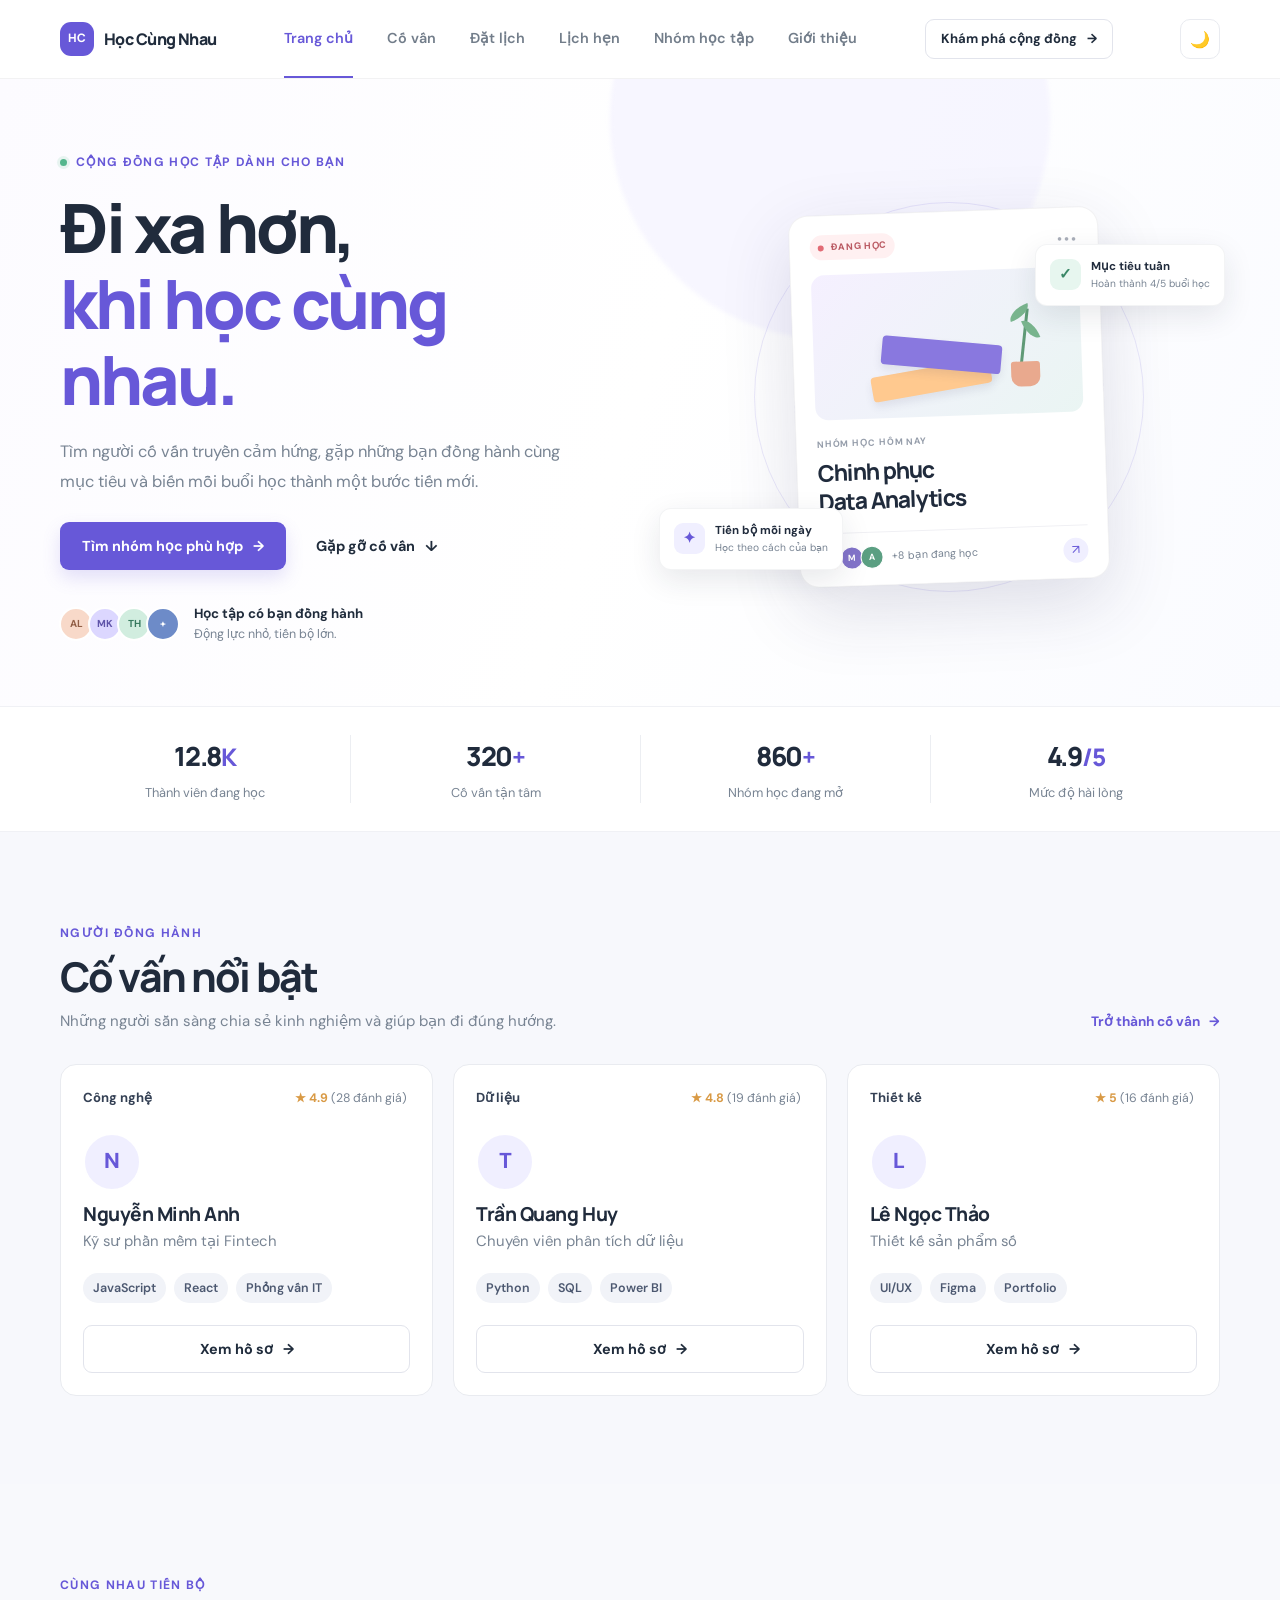
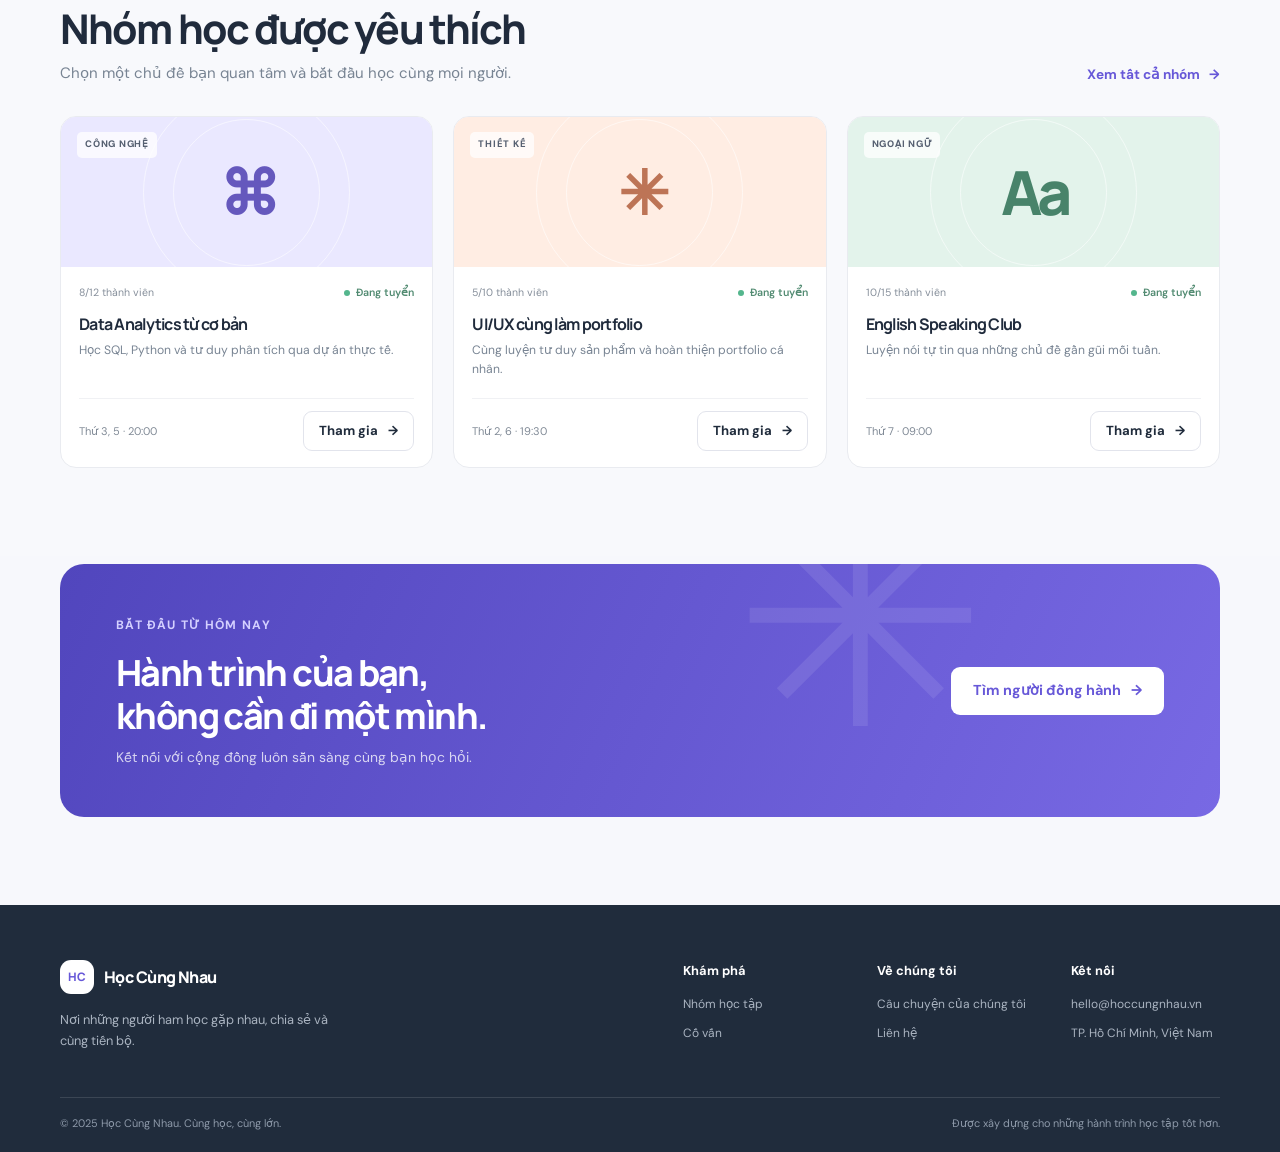
<file: index.html>
<!doctype html>
<html lang="vi">
<head>
  <meta charset="utf-8">
  <meta name="viewport" content="width=device-width, initial-scale=1">
  <meta name="description" content="Kết nối với cố vấn và nhóm học tập phù hợp để cùng nhau tiến bộ mỗi ngày.">
  <title>Học Cùng Nhau — Kết nối cố vấn &amp; học nhóm</title>
  <link rel="stylesheet" href="css/style.css">
  <script src="js/data.js" defer></script>
  <script src="js/render.js" defer></script>
  <script src="js/site.js" defer></script>
</head>
<body>
  <header class="site-header">
    <div class="container header-inner">
      <a class="brand" href="index.html" aria-label="Học Cùng Nhau - Trang chủ">
        <span class="brand-mark" aria-hidden="true">HC</span>
        <span>Học Cùng Nhau</span>
      </a>
      <button class="menu-toggle" type="button" data-menu-toggle aria-controls="main-navigation" aria-expanded="false" aria-label="Mở menu">☰</button>
      <nav class="main-nav" id="main-navigation" aria-label="Điều hướng chính">
        <a class="nav-link is-active" href="index.html" aria-current="page">Trang chủ</a>
        <a class="nav-link" href="mentors.html">Cố vấn</a>
        <a class="nav-link" href="booking.html">Đặt lịch</a>
        <a class="nav-link" href="appointments.html">Lịch hẹn</a>
        <a class="nav-link" href="study-groups.html">Nhóm học tập</a>
        <a class="nav-link" href="about.html">Giới thiệu</a>
      </nav>
      <a class="button button-small button-outline header-cta" href="study-groups.html">Khám phá cộng đồng <span aria-hidden="true">→</span></a>
      <button class="theme-toggle" type="button" data-theme-toggle aria-label="Chuyển sang giao diện tối" aria-pressed="false">🌙</button>
    </div>
  </header>

  <main>
    <section class="hero">
      <div class="container hero-grid">
        <div class="hero-copy">
          <span class="eyebrow"><span class="status-dot" aria-hidden="true"></span> Cộng đồng học tập dành cho bạn</span>
          <h1>Đi xa hơn,<br><span class="text-gradient">khi học cùng nhau.</span></h1>
          <p class="hero-description">Tìm người cố vấn truyền cảm hứng, gặp những bạn đồng hành cùng mục tiêu và biến mỗi buổi học thành một bước tiến mới.</p>
          <div class="hero-actions">
            <a class="button button-primary" href="study-groups.html">Tìm nhóm học phù hợp <span aria-hidden="true">→</span></a>
            <a class="button button-quiet" href="#mentors">Gặp gỡ cố vấn <span aria-hidden="true">↓</span></a>
          </div>
          <div class="hero-note">
            <div class="avatar-stack" aria-hidden="true">
              <span class="avatar avatar-peach">AL</span><span class="avatar avatar-lilac">MK</span><span class="avatar avatar-mint">TH</span><span class="avatar avatar-blue">+</span>
            </div>
            <p><strong>Học tập có bạn đồng hành</strong><br>Động lực nhỏ, tiến bộ lớn.</p>
          </div>
        </div>
        <div class="hero-visual" aria-label="Minh họa nhóm học trực tuyến">
          <div class="visual-orbit orbit-one"></div>
          <div class="visual-orbit orbit-two"></div>
          <div class="visual-note note-top"><span class="note-icon note-icon-green" aria-hidden="true">✓</span><span><strong>Mục tiêu tuần</strong><small>Hoàn thành 4/5 buổi học</small></span></div>
          <div class="study-card">
            <div class="study-card-top"><span class="live-pill"><span aria-hidden="true"></span> ĐANG HỌC</span><span class="card-menu" aria-hidden="true">•••</span></div>
            <div class="study-illustration" aria-hidden="true">
              <div class="book-shape book-one"></div><div class="book-shape book-two"></div><div class="plant-stem"></div><div class="plant-leaf leaf-one"></div><div class="plant-leaf leaf-two"></div><div class="plant-pot"></div>
            </div>
            <p class="card-kicker">NHÓM HỌC HÔM NAY</p>
            <h2>Chinh phục<br>Data Analytics</h2>
            <div class="study-card-bottom"><div class="mini-avatars"><span class="mini-avatar mini-coral">L</span><span class="mini-avatar mini-violet">M</span><span class="mini-avatar mini-green">A</span></div><span>+8 bạn đang học</span><span class="arrow-circle" aria-hidden="true">↗</span></div>
          </div>
          <div class="visual-note note-bottom"><span class="note-icon note-icon-purple" aria-hidden="true">✦</span><span><strong>Tiến bộ mỗi ngày</strong><small>Học theo cách của bạn</small></span></div>
        </div>
      </div>
    </section>

    <section class="stats-section" aria-label="Thống kê cộng đồng">
      <div class="container stats-grid">
        <div class="stat-item"><strong>12.8<span>K</span></strong><span>Thành viên đang học</span></div>
        <div class="stat-item"><strong>320<span>+</span></strong><span>Cố vấn tận tâm</span></div>
        <div class="stat-item"><strong>860<span>+</span></strong><span>Nhóm học đang mở</span></div>
        <div class="stat-item"><strong>4.9<span>/5</span></strong><span>Mức độ hài lòng</span></div>
      </div>
    </section>

    <section class="section" id="mentors">
      <div class="container">
        <div class="section-heading">
          <div><span class="eyebrow">Người đồng hành</span><h2>Cố vấn nổi bật</h2><p>Những người sẵn sàng chia sẻ kinh nghiệm và giúp bạn đi đúng hướng.</p></div>
          <a class="text-link" href="about.html#contact">Trở thành cố vấn <span aria-hidden="true">→</span></a>
        </div>
        <div class="mentor-grid" id="featured-mentor-list" aria-live="polite">
          <p class="loading-state">Đang tải cố vấn nổi bật...</p>
        </div>
      </div>
    </section>

    <section class="section section-tinted">
      <div class="container">
        <div class="section-heading">
          <div><span class="eyebrow">Cùng nhau tiến bộ</span><h2>Nhóm học được yêu thích</h2><p>Chọn một chủ đề bạn quan tâm và bắt đầu học cùng mọi người.</p></div>
          <a class="text-link" href="study-groups.html">Xem tất cả nhóm <span aria-hidden="true">→</span></a>
        </div>
        <div class="group-grid" id="featured-group-list" aria-live="polite">
          <p class="loading-state">Đang tải nhóm học nổi bật...</p>
        </div>
      </div>
    </section>

    <section class="cta-section">
      <div class="container cta-panel"><div><span class="eyebrow eyebrow-light">Bắt đầu từ hôm nay</span><h2>Hành trình của bạn,<br>không cần đi một mình.</h2><p>Kết nối với cộng đồng luôn sẵn sàng cùng bạn học hỏi.</p></div><a class="button button-light" href="study-groups.html">Tìm người đồng hành <span aria-hidden="true">→</span></a><span class="cta-decoration" aria-hidden="true">✳</span></div>
    </section>
  </main>

  <footer class="site-footer">
    <div class="container footer-main"><div class="footer-brand"><a class="brand brand-light" href="index.html"><span class="brand-mark" aria-hidden="true">HC</span><span>Học Cùng Nhau</span></a><p>Nơi những người ham học gặp nhau, chia sẻ và cùng tiến bộ.</p></div><div class="footer-links"><div><strong>Khám phá</strong><a href="study-groups.html">Nhóm học tập</a><a href="index.html#mentors">Cố vấn</a></div><div><strong>Về chúng tôi</strong><a href="about.html">Câu chuyện của chúng tôi</a><a href="about.html#contact">Liên hệ</a></div><div><strong>Kết nối</strong><a href="mailto:hello@hoccungnhau.vn">hello@hoccungnhau.vn</a><span>TP. Hồ Chí Minh, Việt Nam</span></div></div></div>
    <div class="container footer-bottom"><span>© 2025 Học Cùng Nhau. Cùng học, cùng lớn.</span><span>Được xây dựng cho những hành trình học tập tốt hơn.</span></div>
  </footer>
</body>
</html>
</file>
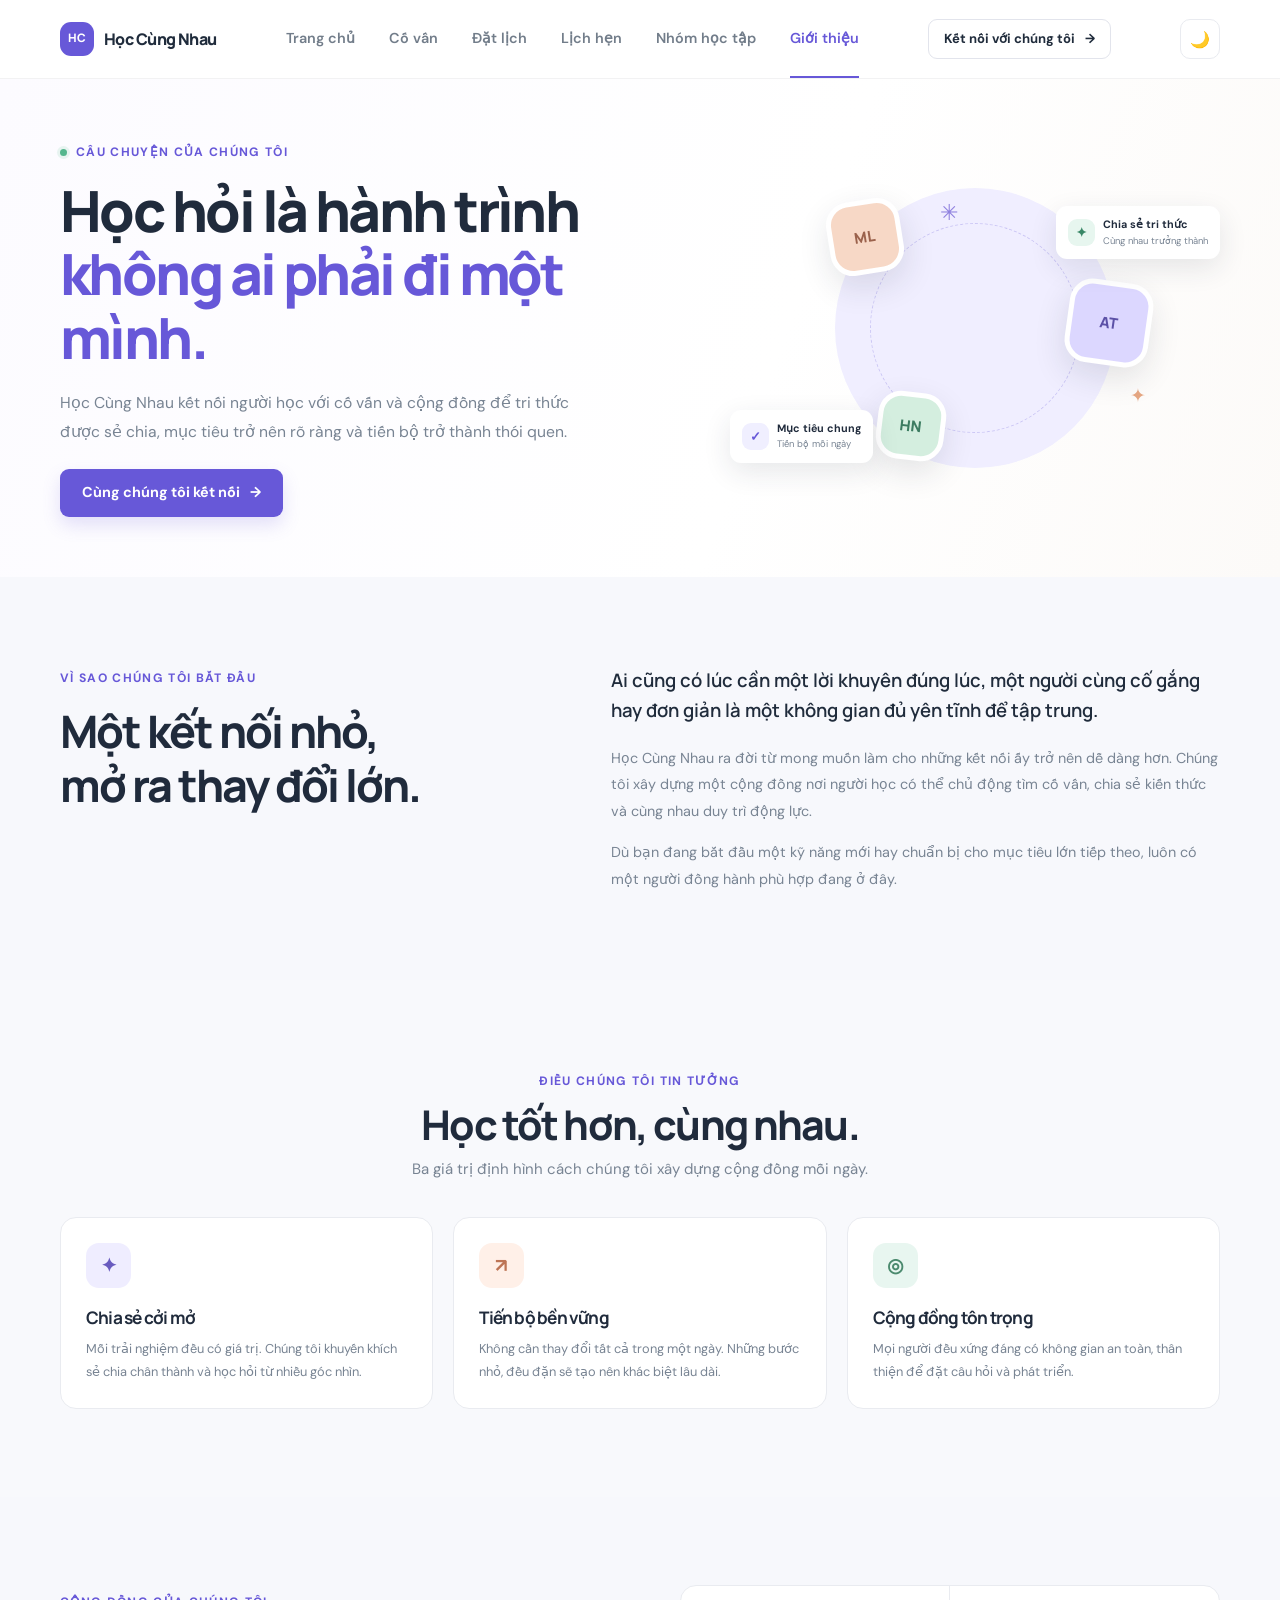
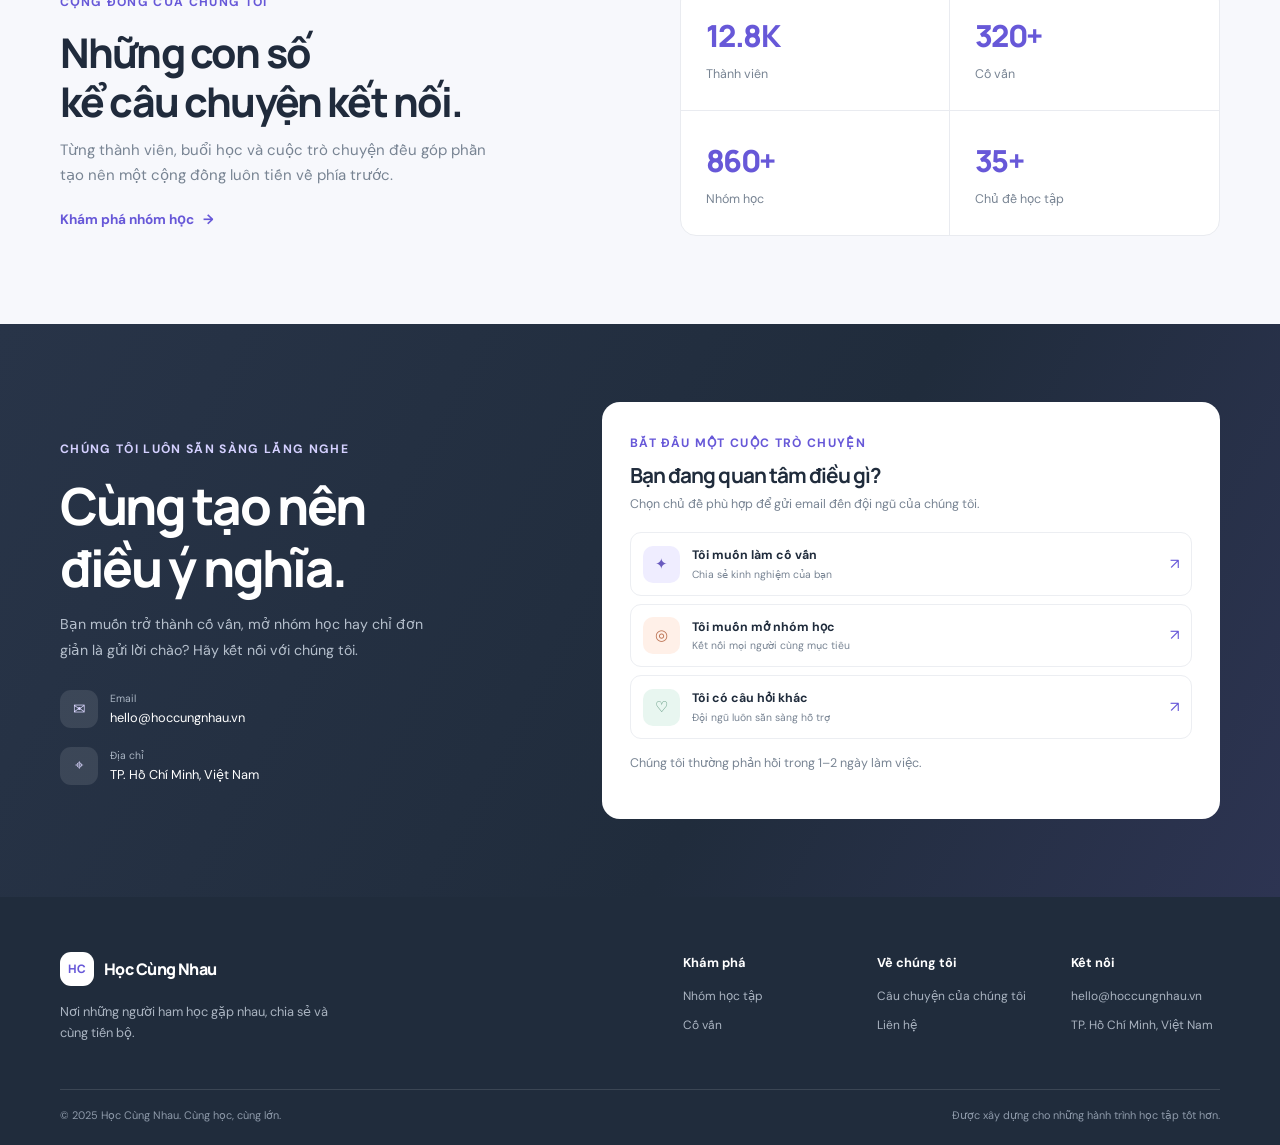
<file: about.html>
<!doctype html>
<html lang="vi">
<head>
  <meta charset="utf-8">
  <meta name="viewport" content="width=device-width, initial-scale=1">
  <meta name="description" content="Tìm hiểu câu chuyện, sứ mệnh và cách liên hệ với cộng đồng Học Cùng Nhau.">
  <title>Giới thiệu &amp; Liên hệ — Học Cùng Nhau</title>
  <link rel="stylesheet" href="css/style.css">
  <script src="js/site.js" defer></script>
</head>
<body>
  <header class="site-header">
    <div class="container header-inner">
      <a class="brand" href="index.html" aria-label="Học Cùng Nhau - Trang chủ"><span class="brand-mark" aria-hidden="true">HC</span><span>Học Cùng Nhau</span></a>
      <button class="menu-toggle" type="button" data-menu-toggle aria-controls="main-navigation" aria-expanded="false" aria-label="Mở menu">☰</button>
      <nav class="main-nav" id="main-navigation" aria-label="Điều hướng chính"><a class="nav-link" href="index.html">Trang chủ</a><a class="nav-link" href="mentors.html">Cố vấn</a><a class="nav-link" href="booking.html">Đặt lịch</a><a class="nav-link" href="appointments.html">Lịch hẹn</a><a class="nav-link" href="study-groups.html">Nhóm học tập</a><a class="nav-link is-active" href="about.html" aria-current="page">Giới thiệu</a></nav>
      <a class="button button-small button-outline header-cta" href="#contact">Kết nối với chúng tôi <span aria-hidden="true">→</span></a>
      <button class="theme-toggle" type="button" data-theme-toggle aria-label="Chuyển sang giao diện tối" aria-pressed="false">🌙</button>
    </div>
  </header>

  <main>
    <section class="page-hero about-hero">
      <div class="container page-hero-grid">
        <div><span class="eyebrow"><span class="status-dot" aria-hidden="true"></span> Câu chuyện của chúng tôi</span><h1>Học hỏi là hành trình<br><span class="text-gradient">không ai phải đi một mình.</span></h1><p>Học Cùng Nhau kết nối người học với cố vấn và cộng đồng để tri thức được sẻ chia, mục tiêu trở nên rõ ràng và tiến bộ trở thành thói quen.</p><a class="button button-primary" href="#contact">Cùng chúng tôi kết nối <span aria-hidden="true">→</span></a></div>
        <div class="about-art" aria-label="Minh họa cộng đồng cùng học tập"><div class="about-art-circle circle-back"></div><div class="about-art-circle circle-front"></div><div class="about-art-note note-a"><span class="note-icon note-icon-green" aria-hidden="true">✦</span><span><strong>Chia sẻ tri thức</strong><small>Cùng nhau trưởng thành</small></span></div><div class="about-art-person person-a"><span>ML</span></div><div class="about-art-person person-b"><span>AT</span></div><div class="about-art-person person-c"><span>HN</span></div><div class="about-art-note note-b"><span class="note-icon note-icon-purple" aria-hidden="true">✓</span><span><strong>Mục tiêu chung</strong><small>Tiến bộ mỗi ngày</small></span></div><span class="about-spark spark-a" aria-hidden="true">✳</span><span class="about-spark spark-b" aria-hidden="true">✦</span></div>
      </div>
    </section>

    <section class="section">
      <div class="container story-grid">
        <div><span class="eyebrow">Vì sao chúng tôi bắt đầu</span><h2>Một kết nối nhỏ,<br>mở ra thay đổi lớn.</h2></div>
        <div class="story-copy"><p class="story-lead">Ai cũng có lúc cần một lời khuyên đúng lúc, một người cùng cố gắng hay đơn giản là một không gian đủ yên tĩnh để tập trung.</p><p>Học Cùng Nhau ra đời từ mong muốn làm cho những kết nối ấy trở nên dễ dàng hơn. Chúng tôi xây dựng một cộng đồng nơi người học có thể chủ động tìm cố vấn, chia sẻ kiến thức và cùng nhau duy trì động lực.</p><p>Dù bạn đang bắt đầu một kỹ năng mới hay chuẩn bị cho mục tiêu lớn tiếp theo, luôn có một người đồng hành phù hợp đang ở đây.</p></div>
      </div>
    </section>

    <section class="section section-tinted">
      <div class="container"><div class="section-heading centered-heading"><div><span class="eyebrow">Điều chúng tôi tin tưởng</span><h2>Học tốt hơn, cùng nhau.</h2><p>Ba giá trị định hình cách chúng tôi xây dựng cộng đồng mỗi ngày.</p></div></div>
        <div class="values-grid">
          <article class="value-card"><span class="value-icon value-lilac" aria-hidden="true">✦</span><h3>Chia sẻ cởi mở</h3><p>Mỗi trải nghiệm đều có giá trị. Chúng tôi khuyến khích sẻ chia chân thành và học hỏi từ nhiều góc nhìn.</p></article>
          <article class="value-card"><span class="value-icon value-peach" aria-hidden="true">↗</span><h3>Tiến bộ bền vững</h3><p>Không cần thay đổi tất cả trong một ngày. Những bước nhỏ, đều đặn sẽ tạo nên khác biệt lâu dài.</p></article>
          <article class="value-card"><span class="value-icon value-mint" aria-hidden="true">◎</span><h3>Cộng đồng tôn trọng</h3><p>Mọi người đều xứng đáng có không gian an toàn, thân thiện để đặt câu hỏi và phát triển.</p></article>
        </div>
      </div>
    </section>

    <section class="section">
      <div class="container impact-grid"><div><span class="eyebrow">Cộng đồng của chúng tôi</span><h2>Những con số<br>kể câu chuyện kết nối.</h2><p>Từng thành viên, buổi học và cuộc trò chuyện đều góp phần tạo nên một cộng đồng luôn tiến về phía trước.</p><a class="text-link" href="study-groups.html">Khám phá nhóm học <span aria-hidden="true">→</span></a></div><div class="impact-stats"><div><strong>12.8K</strong><span>Thành viên</span></div><div><strong>320+</strong><span>Cố vấn</span></div><div><strong>860+</strong><span>Nhóm học</span></div><div><strong>35+</strong><span>Chủ đề học tập</span></div></div></div>
    </section>

    <section class="contact-section" id="contact">
      <div class="container contact-grid">
        <div class="contact-copy"><span class="eyebrow eyebrow-light">Chúng tôi luôn sẵn sàng lắng nghe</span><h2>Cùng tạo nên<br>điều ý nghĩa.</h2><p>Bạn muốn trở thành cố vấn, mở nhóm học hay chỉ đơn giản là gửi lời chào? Hãy kết nối với chúng tôi.</p><div class="contact-detail"><span class="contact-detail-icon" aria-hidden="true">✉</span><span><small>Email</small><a href="mailto:hello@hoccungnhau.vn">hello@hoccungnhau.vn</a></span></div><div class="contact-detail"><span class="contact-detail-icon" aria-hidden="true">⌖</span><span><small>Địa chỉ</small><span>TP. Hồ Chí Minh, Việt Nam</span></span></div></div>
        <div class="contact-card"><span class="eyebrow">Bắt đầu một cuộc trò chuyện</span><h3>Bạn đang quan tâm điều gì?</h3><p>Chọn chủ đề phù hợp để gửi email đến đội ngũ của chúng tôi.</p><div class="contact-options"><a href="mailto:hello@hoccungnhau.vn?subject=Toi%20muon%20tro%20thanh%20co%20van"><span class="option-icon option-purple" aria-hidden="true">✦</span><span><strong>Tôi muốn làm cố vấn</strong><small>Chia sẻ kinh nghiệm của bạn</small></span><span class="option-arrow" aria-hidden="true">↗</span></a><a href="mailto:hello@hoccungnhau.vn?subject=Toi%20muon%20mo%20nhom%20hoc"><span class="option-icon option-peach" aria-hidden="true">◎</span><span><strong>Tôi muốn mở nhóm học</strong><small>Kết nối mọi người cùng mục tiêu</small></span><span class="option-arrow" aria-hidden="true">↗</span></a><a href="mailto:hello@hoccungnhau.vn?subject=Loi%20chao%20den%20Hoc%20Cung%20Nhau"><span class="option-icon option-green" aria-hidden="true">♡</span><span><strong>Tôi có câu hỏi khác</strong><small>Đội ngũ luôn sẵn sàng hỗ trợ</small></span><span class="option-arrow" aria-hidden="true">↗</span></a></div><p class="contact-response">Chúng tôi thường phản hồi trong 1–2 ngày làm việc.</p></div>
      </div>
    </section>
  </main>

  <footer class="site-footer"><div class="container footer-main"><div class="footer-brand"><a class="brand brand-light" href="index.html"><span class="brand-mark" aria-hidden="true">HC</span><span>Học Cùng Nhau</span></a><p>Nơi những người ham học gặp nhau, chia sẻ và cùng tiến bộ.</p></div><div class="footer-links"><div><strong>Khám phá</strong><a href="study-groups.html">Nhóm học tập</a><a href="index.html#mentors">Cố vấn</a></div><div><strong>Về chúng tôi</strong><a href="about.html">Câu chuyện của chúng tôi</a><a href="#contact">Liên hệ</a></div><div><strong>Kết nối</strong><a href="mailto:hello@hoccungnhau.vn">hello@hoccungnhau.vn</a><span>TP. Hồ Chí Minh, Việt Nam</span></div></div></div><div class="container footer-bottom"><span>© 2025 Học Cùng Nhau. Cùng học, cùng lớn.</span><span>Được xây dựng cho những hành trình học tập tốt hơn.</span></div></footer>
</body>
</html>
</file>
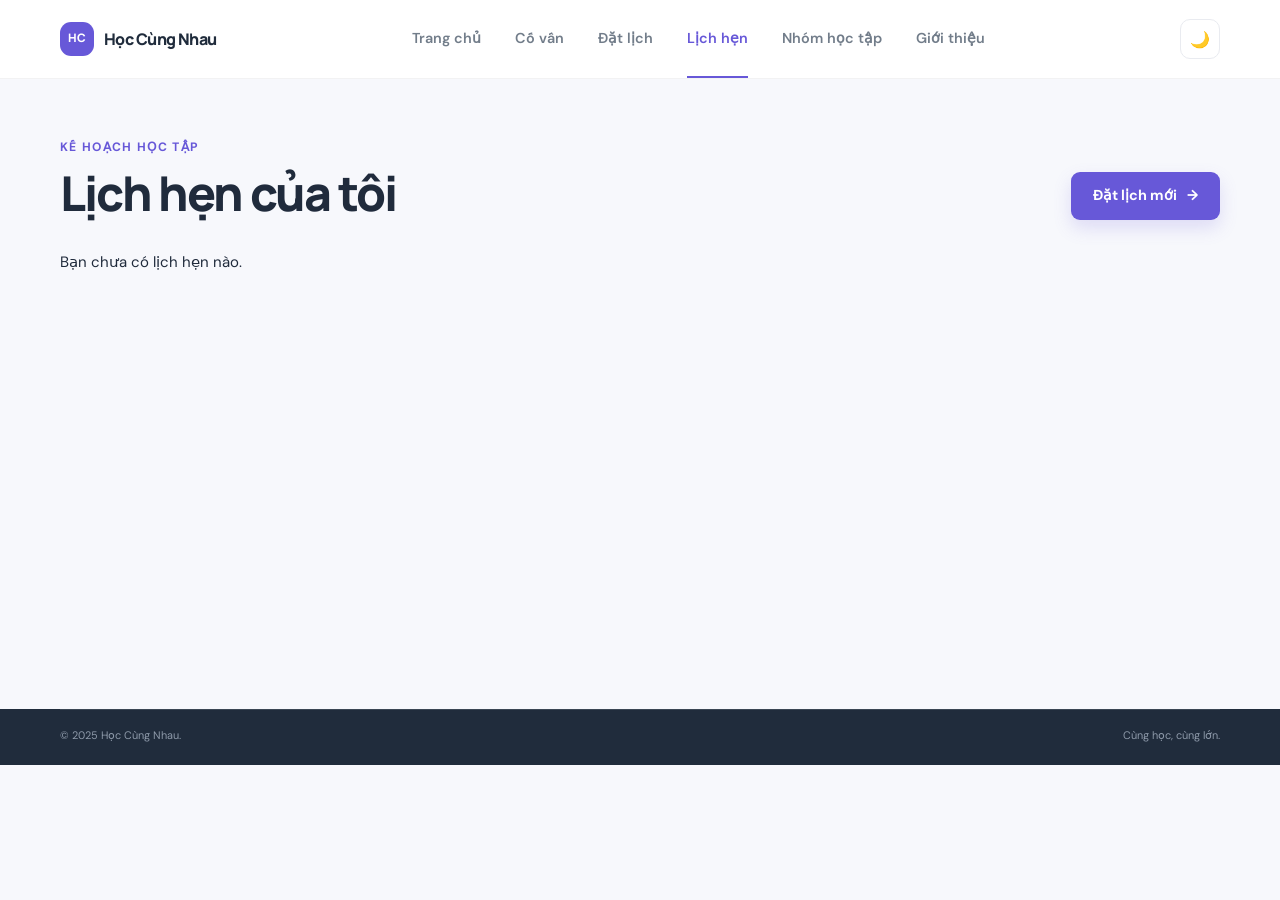
<file: appointments.html>
<!doctype html>
<html lang="vi">
<head>
  <meta charset="utf-8">
  <meta name="viewport" content="width=device-width, initial-scale=1">
  <meta name="description" content="Quản lý các buổi hẹn cố vấn đã đặt và cập nhật lịch học của bạn.">
  <title>Lịch hẹn của tôi | Học Cùng Nhau</title>
  <link rel="stylesheet" href="css/style.css">
  <script src="js/site.js" defer></script>
  <script src="js/main.js" defer></script>
</head>
<body>
  <header class="site-header">
    <div class="container header-inner">
      <a class="brand" href="index.html"><span class="brand-mark" aria-hidden="true">HC</span><span>Học Cùng Nhau</span></a>
      <button class="menu-toggle" type="button" data-menu-toggle aria-controls="main-navigation" aria-expanded="false" aria-label="Mở menu">☰</button>
      <nav class="main-nav" id="main-navigation" aria-label="Điều hướng chính">
        <a class="nav-link" href="index.html">Trang chủ</a>
        <a class="nav-link" href="mentors.html">Cố vấn</a>
        <a class="nav-link" href="booking.html">Đặt lịch</a>
        <a class="nav-link is-active" href="appointments.html" aria-current="page">Lịch hẹn</a>
        <a class="nav-link" href="study-groups.html">Nhóm học tập</a>
        <a class="nav-link" href="about.html">Giới thiệu</a>
      </nav>
      <button class="theme-toggle" type="button" data-theme-toggle aria-label="Chuyển sang giao diện tối" aria-pressed="false">🌙</button>
    </div>
  </header>
  <main class="container appointments-main">
    <section aria-labelledby="appointments-title">
      <div class="section-heading">
        <div><span class="eyebrow">Kế hoạch học tập</span><h1 id="appointments-title">Lịch hẹn của tôi</h1></div>
        <a class="button button-primary" href="booking.html">Đặt lịch mới <span aria-hidden="true">→</span></a>
      </div>
      <p data-appointments-status role="status" aria-live="polite"></p>
      <ul class="appointment-list" data-appointments-list aria-label="Danh sách lịch hẹn"></ul>
    </section>
  </main>
  <footer class="site-footer">
    <div class="container footer-bottom"><span>© 2025 Học Cùng Nhau.</span><span>Cùng học, cùng lớn.</span></div>
  </footer>
</body>
</html>
</file>
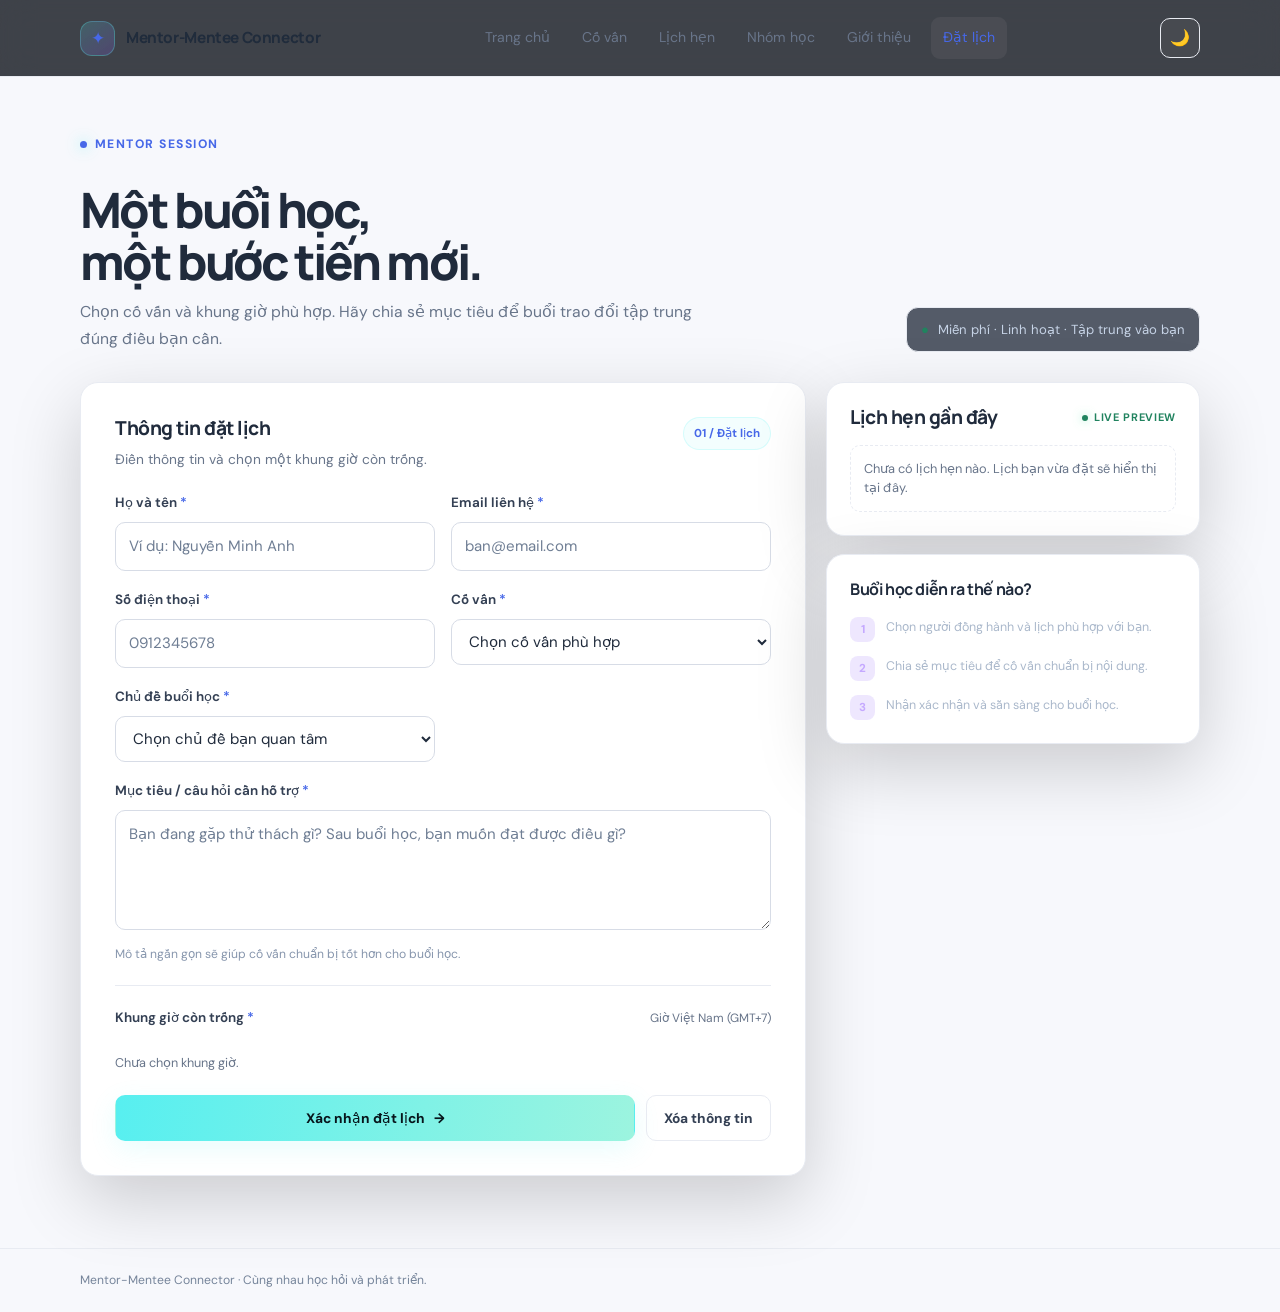
<file: booking.html>
<!DOCTYPE html>
<html lang="vi">
<head>
  <meta charset="UTF-8">
  <meta name="viewport" content="width=device-width, initial-scale=1.0">
  <meta name="theme-color" content="#0b0f17">
  <meta name="description" content="Chọn cố vấn, khung giờ và đặt lịch tư vấn học tập phù hợp với mục tiêu của bạn.">
  <title>Đặt lịch cố vấn | Mentor-Mentee Connector</title>
  <link rel="stylesheet" href="css/style.css">
  <style>
    :root {
      color-scheme: dark;
      --bg: #0b0f17;
      --surface: #111827;
      --card: #161f30;
      --card-raised: #1b2639;
      --line: rgba(167, 187, 217, .14);
      --text: #eef4ff;
      --muted: #9aa9bf;
      --cyan: #57eff0;
      --cyan-deep: #123b45;
      --purple: #8b5cf6;
      --danger: #ff8291;
      --success: #69e5b1;
      font-family: Inter, ui-sans-serif, system-ui, -apple-system, BlinkMacSystemFont, "Segoe UI", sans-serif;
      background: var(--bg);
      color: var(--text);
      font-synthesis: none;
      text-rendering: optimizeLegibility;
    }

    * { box-sizing: border-box; }

    body {
      min-width: 320px;
      min-height: 100vh;
      margin: 0;
      background:
        radial-gradient(ellipse at 86% 0%, rgba(84, 55, 152, .18), transparent 34rem),
        radial-gradient(ellipse at 6% 25%, rgba(24, 132, 145, .10), transparent 30rem),
        var(--bg);
    }

    a { color: inherit; text-decoration: none; }
    button, input, select, textarea { font: inherit; }
    button, a, input, select, textarea { -webkit-tap-highlight-color: transparent; }

    .site-header {
      border-bottom: 1px solid var(--line);
      background: rgba(11, 15, 23, .78);
      backdrop-filter: blur(16px);
    }

    .header-inner, main, .footer-inner {
      width: min(1120px, calc(100% - 40px));
      margin: 0 auto;
    }

    .header-inner {
      min-height: 76px;
      display: flex;
      align-items: center;
      justify-content: space-between;
      gap: 24px;
    }

    .brand {
      display: inline-flex;
      align-items: center;
      gap: 11px;
      font-size: .96rem;
      font-weight: 750;
      letter-spacing: -.025em;
      white-space: nowrap;
    }

    .brand-mark {
      width: 35px;
      height: 35px;
      display: grid;
      place-items: center;
      border: 1px solid rgba(87, 239, 240, .28);
      border-radius: 12px;
      background: linear-gradient(145deg, rgba(87, 239, 240, .18), rgba(139, 92, 246, .22));
      color: var(--cyan);
      font-size: 1.05rem;
    }

    .nav-links {
      display: flex;
      align-items: center;
      gap: 8px;
      color: var(--muted);
      font-size: .88rem;
    }

    .nav-links a {
      padding: 9px 12px;
      border-radius: 9px;
      transition: color .18s ease, background .18s ease;
    }

    .nav-links a:hover, .nav-links a[aria-current="page"] {
      color: var(--text);
      background: rgba(255, 255, 255, .055);
    }

    .nav-links a[aria-current="page"] { color: var(--cyan); }
    .menu-toggle, .theme-toggle {
      min-width: 40px;
      min-height: 40px;
      border: 1px solid var(--line);
      border-radius: 10px;
      background: rgba(255,255,255,.04);
      color: var(--text);
      cursor: pointer;
    }
    .menu-toggle { display: none; }

    main { padding: 54px 0 72px; }

    .eyebrow {
      display: inline-flex;
      align-items: center;
      gap: 8px;
      color: var(--cyan);
      font-size: .76rem;
      font-weight: 750;
      letter-spacing: .12em;
      text-transform: uppercase;
    }

    .eyebrow::before {
      width: 7px;
      height: 7px;
      border-radius: 50%;
      background: var(--cyan);
      box-shadow: 0 0 14px rgba(87, 239, 240, .7);
      content: "";
    }

    .page-heading {
      display: flex;
      justify-content: space-between;
      align-items: flex-end;
      gap: 24px;
      margin-bottom: 30px;
    }

    h1 {
      margin: 13px 0 10px;
      font-size: clamp(2rem, 4vw, 3.05rem);
      line-height: 1.08;
      letter-spacing: -.055em;
    }

    .page-heading p {
      max-width: 620px;
      margin: 0;
      color: var(--muted);
      font-size: .98rem;
      line-height: 1.7;
    }

    .secure-note {
      flex: 0 0 auto;
      display: flex;
      align-items: center;
      gap: 9px;
      padding: 11px 14px;
      border: 1px solid var(--line);
      border-radius: 12px;
      color: #c6d3e6;
      font-size: .82rem;
      background: rgba(22, 31, 48, .72);
    }

    .secure-note span { color: var(--success); }

    .content-grid {
      display: grid;
      grid-template-columns: minmax(0, 1.65fr) minmax(280px, .85fr);
      align-items: start;
      gap: 20px;
    }

    .panel {
      border: 1px solid var(--line);
      border-radius: 18px;
      background: linear-gradient(155deg, rgba(22, 31, 48, .97), rgba(17, 24, 39, .98));
      box-shadow: 0 24px 70px rgba(0, 0, 0, .18);
    }

    .booking-panel { padding: clamp(20px, 3.5vw, 34px); }
    .side-panel { padding: 23px; }

    .section-heading {
      display: flex;
      justify-content: space-between;
      align-items: flex-start;
      gap: 16px;
      margin-bottom: 22px;
    }

    h2, h3 { margin: 0; letter-spacing: -.025em; }
    h2 { font-size: 1.2rem; }
    h3 { font-size: 1rem; }

    .section-heading p, .side-panel > p {
      margin: 7px 0 0;
      color: var(--muted);
      font-size: .86rem;
      line-height: 1.6;
    }

    .step-pill {
      flex: 0 0 auto;
      padding: 6px 10px;
      border: 1px solid rgba(87, 239, 240, .2);
      border-radius: 999px;
      color: var(--cyan);
      font-size: .72rem;
      font-weight: 700;
      background: rgba(87, 239, 240, .07);
    }

    .form-grid {
      display: grid;
      grid-template-columns: repeat(2, minmax(0, 1fr));
      gap: 18px 16px;
    }

    .field { min-width: 0; }
    .field-full { grid-column: 1 / -1; }

    label, .field-label {
      display: block;
      margin-bottom: 8px;
      color: #dce6f6;
      font-size: .84rem;
      font-weight: 650;
    }

    .required { color: var(--cyan); }

    input, select, textarea {
      width: 100%;
      min-height: 46px;
      padding: 11px 13px;
      border: 1px solid rgba(167, 187, 217, .19);
      border-radius: 10px;
      outline: none;
      background: #101827;
      color: var(--text);
      transition: border-color .18s ease, box-shadow .18s ease, background .18s ease;
    }

    select { cursor: pointer; }
    select option { background: #111827; color: var(--text); }
    textarea { min-height: 112px; resize: vertical; line-height: 1.6; }
    input::placeholder, textarea::placeholder { color: #6f7e94; }

    input:focus, select:focus, textarea:focus {
      border-color: rgba(87, 239, 240, .72);
      background: #111b2b;
      box-shadow: 0 0 0 3px rgba(87, 239, 240, .09);
    }

    [aria-invalid="true"] { border-color: var(--danger) !important; }
    [aria-invalid="true"]:focus { box-shadow: 0 0 0 3px rgba(255, 130, 145, .1); }

    .field-hint {
      margin: 7px 0 0;
      color: #8796ad;
      font-size: .76rem;
      line-height: 1.5;
    }

    .field-error {
      min-height: 0;
      margin: 6px 0 0;
      color: var(--danger);
      font-size: .78rem;
      line-height: 1.45;
    }

    .field-error:empty { display: none; }

    .slot-section {
      padding-top: 21px;
      margin-top: 22px;
      border-top: 1px solid var(--line);
    }

    .slot-heading {
      display: flex;
      justify-content: space-between;
      align-items: baseline;
      gap: 14px;
      margin-bottom: 13px;
    }

    .slot-heading .field-label { margin: 0; }
    .slot-heading small { color: var(--muted); font-size: .75rem; }

    .slot-list {
      display: flex;
      flex-wrap: wrap;
      gap: 10px;
    }

    .slot-button {
      min-height: 39px;
      padding: 9px 12px;
      border: 1px solid rgba(167, 187, 217, .2);
      border-radius: 9px;
      background: rgba(16, 24, 39, .82);
      color: #d5e0f0;
      cursor: pointer;
      font-size: .79rem;
      transition: transform .16s ease, border-color .16s ease, background .16s ease, color .16s ease;
    }

    .slot-button:hover:not(:disabled) {
      transform: translateY(-1px);
      border-color: rgba(87, 239, 240, .55);
    }

    .slot-button.is-selected {
      border-color: var(--cyan);
      background: rgba(87, 239, 240, .13);
      color: var(--cyan);
      box-shadow: inset 0 0 0 1px rgba(87, 239, 240, .15), 0 0 20px rgba(87, 239, 240, .08);
    }

    .slot-button:disabled {
      border-style: dashed;
      background: rgba(255, 255, 255, .025);
      color: #79869a;
      cursor: not-allowed;
    }

    .slot-empty {
      width: 100%;
      margin: 0;
      padding: 13px;
      border: 1px dashed var(--line);
      border-radius: 10px;
      color: var(--muted);
      font-size: .82rem;
    }

    .chosen-slot {
      margin: 10px 0 0;
      color: var(--muted);
      font-size: .79rem;
    }

    .chosen-slot strong { color: var(--cyan); font-weight: 650; }

    .form-actions {
      display: flex;
      align-items: center;
      gap: 11px;
      margin-top: 22px;
    }

    .button {
      min-height: 46px;
      display: inline-flex;
      align-items: center;
      justify-content: center;
      gap: 9px;
      padding: 11px 17px;
      border: 1px solid transparent;
      border-radius: 10px;
      cursor: pointer;
      font-size: .86rem;
      font-weight: 750;
      transition: transform .16s ease, filter .16s ease, border-color .16s ease;
    }

    .button:hover { transform: translateY(-1px); filter: brightness(1.06); }
    .button-primary {
      flex: 1;
      background: linear-gradient(100deg, #57eff0, #9cf4df);
      color: #07151b;
      box-shadow: 0 8px 26px rgba(87, 239, 240, .13);
    }

    .button-secondary {
      border-color: var(--line);
      background: rgba(255, 255, 255, .035);
      color: #cad5e6;
    }

    .form-status {
      min-height: 0;
      margin: 13px 0 0;
      color: var(--danger);
      font-size: .82rem;
      line-height: 1.5;
    }

    .form-status:empty { display: none; }

    .success-card {
      margin-top: 20px;
      padding: 18px;
      border: 1px solid rgba(105, 229, 177, .27);
      border-radius: 13px;
      background: linear-gradient(120deg, rgba(33, 99, 76, .2), rgba(20, 50, 55, .28));
    }

    .success-card[hidden] { display: none; }

    .success-title {
      display: flex;
      align-items: center;
      gap: 10px;
      color: var(--success);
      font-size: .98rem;
      font-weight: 750;
    }

    .success-icon {
      width: 27px;
      height: 27px;
      display: grid;
      place-items: center;
      border-radius: 50%;
      background: rgba(105, 229, 177, .13);
    }

    .success-id {
      margin: 10px 0 14px;
      color: #b6c8c8;
      font-size: .8rem;
    }

    .success-details {
      display: grid;
      grid-template-columns: repeat(2, minmax(0, 1fr));
      gap: 12px;
      margin: 0;
    }

    .success-details div { min-width: 0; }
    .success-details .detail-wide { grid-column: 1 / -1; }
    .success-details dt { margin-bottom: 4px; color: #91aaa5; font-size: .72rem; }
    .success-details dd { margin: 0; color: #e8f4ef; font-size: .82rem; line-height: 1.5; overflow-wrap: anywhere; }

    .side-panel + .side-panel { margin-top: 18px; }
    .side-panel-title {
      display: flex;
      align-items: center;
      justify-content: space-between;
      gap: 12px;
      margin-bottom: 16px;
    }

    .live-badge {
      display: inline-flex;
      align-items: center;
      gap: 6px;
      color: var(--success);
      font-size: .68rem;
      font-weight: 700;
      letter-spacing: .06em;
      text-transform: uppercase;
    }

    .live-badge::before {
      width: 6px;
      height: 6px;
      border-radius: 50%;
      background: var(--success);
      box-shadow: 0 0 10px rgba(105, 229, 177, .7);
      content: "";
    }

    .booking-list { display: grid; gap: 10px; }

    .booking-item {
      padding: 13px;
      border: 1px solid rgba(167, 187, 217, .11);
      border-radius: 11px;
      background: rgba(11, 15, 23, .35);
    }

    .booking-item-top {
      display: flex;
      justify-content: space-between;
      align-items: flex-start;
      gap: 10px;
    }

    .booking-item strong { display: block; font-size: .82rem; line-height: 1.4; }
    .booking-item .booking-topic { margin: 4px 0 0; color: var(--muted); font-size: .74rem; }

    .status-tag {
      flex: 0 0 auto;
      padding: 4px 7px;
      border-radius: 999px;
      background: rgba(105, 229, 177, .1);
      color: var(--success);
      font-size: .64rem;
      font-weight: 700;
    }

    .booking-meta {
      display: grid;
      gap: 5px;
      margin-top: 11px;
      color: #a7b5c9;
      font-size: .73rem;
      line-height: 1.45;
    }

    .booking-meta span { overflow-wrap: anywhere; }

    .empty-bookings {
      margin: 0;
      padding: 13px;
      border: 1px dashed var(--line);
      border-radius: 10px;
      color: var(--muted);
      font-size: .8rem;
      line-height: 1.5;
    }

    .how-it-works {
      display: grid;
      gap: 14px;
      margin-top: 17px;
    }

    .how-row { display: flex; gap: 11px; align-items: flex-start; }

    .how-number {
      width: 25px;
      height: 25px;
      flex: 0 0 auto;
      display: grid;
      place-items: center;
      border-radius: 8px;
      background: rgba(139, 92, 246, .15);
      color: #c5a9ff;
      font-size: .72rem;
      font-weight: 750;
    }

    .how-row p { margin: 1px 0 0; color: #aab8cb; font-size: .78rem; line-height: 1.5; }

    footer {
      border-top: 1px solid var(--line);
      color: #75849a;
      font-size: .76rem;
    }

    .footer-inner { padding: 21px 0; }

    @media (max-width: 820px) {
      .content-grid { grid-template-columns: minmax(0, 1fr); }
      .side-column {
        display: grid;
        grid-template-columns: repeat(2, minmax(0, 1fr));
        align-items: start;
        gap: 16px;
      }
      .side-panel + .side-panel { margin-top: 0; }
    }

    @media (max-width: 600px) {
      .header-inner, main, .footer-inner { width: min(100% - 28px, 1120px); }
      .header-inner { position: relative; min-height: 68px; flex-wrap: wrap; gap: 7px; padding: 12px 0; }
      .brand { font-size: .86rem; }
      .brand-mark { width: 31px; height: 31px; }
      .menu-toggle { display: inline-grid; place-items: center; margin-left: auto; }
      .theme-toggle { order: 2; }
      .nav-links { position: absolute; z-index: 8; top: calc(100% + 1px); right: 0; left: 0; display: none; width: 100%; padding: 8px; border: 1px solid var(--line); border-radius: 12px; background: var(--surface); box-shadow: 0 16px 35px rgba(0,0,0,.24); }
      .nav-links.is-open { display: grid; }
      .nav-links a { padding: 10px 12px; font-size: .82rem; white-space: nowrap; }
      main { padding: 35px 0 48px; }
      .page-heading { display: block; margin-bottom: 22px; }
      .page-heading p { font-size: .9rem; }
      .secure-note { width: fit-content; margin-top: 16px; }
      .booking-panel { padding: 20px 16px; }
      .form-grid { grid-template-columns: minmax(0, 1fr); gap: 15px; }
      .field-full { grid-column: auto; }
      .slot-heading { align-items: flex-start; flex-direction: column; gap: 5px; }
      .slot-button { flex: 1 1 calc(50% - 10px); }
      .form-actions { align-items: stretch; flex-direction: column; }
      .button-secondary { order: 1; }
      .side-column { grid-template-columns: minmax(0, 1fr); }
      .success-details { grid-template-columns: minmax(0, 1fr); }
      .success-details .detail-wide { grid-column: auto; }
    }

    @media (prefers-reduced-motion: reduce) {
      *, *::before, *::after { scroll-behavior: auto !important; transition-duration: .01ms !important; }
    }
  </style>
  <script src="js/data.js" defer></script>
  <script src="js/site.js" defer></script>
  <script src="js/form-handler.js" defer></script>
</head>
<body>
  <header class="site-header">
    <div class="header-inner">
      <a class="brand" href="index.html" aria-label="Mentor-Mentee Connector - trang chủ">
        <span class="brand-mark" aria-hidden="true">✦</span>
        <span>Mentor-Mentee Connector</span>
      </a>
      <button class="menu-toggle" type="button" data-menu-toggle aria-controls="main-navigation" aria-expanded="false" aria-label="Mở menu">☰</button>
      <nav class="nav-links" id="main-navigation" aria-label="Điều hướng chính">
        <a href="index.html">Trang chủ</a>
        <a href="mentors.html">Cố vấn</a>
        <a href="appointments.html">Lịch hẹn</a>
        <a href="study-groups.html">Nhóm học</a>
        <a href="about.html">Giới thiệu</a>
        <a href="booking.html" aria-current="page">Đặt lịch</a>
      </nav>
      <button class="theme-toggle" type="button" data-theme-toggle aria-label="Chuyển sang giao diện tối" aria-pressed="false">🌙</button>
    </div>
  </header>

  <main>
    <section class="page-heading" aria-labelledby="page-title">
      <div>
        <span class="eyebrow">Mentor session</span>
        <h1 id="page-title">Một buổi học,<br>một bước tiến mới.</h1>
        <p>Chọn cố vấn và khung giờ phù hợp. Hãy chia sẻ mục tiêu để buổi trao đổi tập trung đúng điều bạn cần.</p>
      </div>
      <div class="secure-note"><span aria-hidden="true">●</span> Miễn phí · Linh hoạt · Tập trung vào bạn</div>
    </section>

    <div class="content-grid">
      <section class="panel booking-panel" aria-labelledby="form-title">
        <div class="section-heading">
          <div>
            <h2 id="form-title">Thông tin đặt lịch</h2>
            <p>Điền thông tin và chọn một khung giờ còn trống.</p>
          </div>
          <span class="step-pill">01 / Đặt lịch</span>
        </div>

        <form id="bookingForm" novalidate>
          <div class="form-grid">
            <div class="field">
              <label for="menteeName">Họ và tên <span class="required" aria-hidden="true">*</span></label>
              <input type="text" id="menteeName" name="menteeName" autocomplete="name" placeholder="Ví dụ: Nguyễn Minh Anh" required aria-describedby="menteeNameError">
              <p class="field-error" id="menteeNameError"></p>
            </div>

            <div class="field">
              <label for="menteeEmail">Email liên hệ <span class="required" aria-hidden="true">*</span></label>
              <input type="email" id="menteeEmail" name="menteeEmail" autocomplete="email" inputmode="email" placeholder="ban@email.com" required aria-describedby="menteeEmailError">
              <p class="field-error" id="menteeEmailError"></p>
            </div>

            <div class="field">
              <label for="menteePhone">Số điện thoại <span class="required" aria-hidden="true">*</span></label>
              <input type="tel" id="menteePhone" name="menteePhone" autocomplete="tel" inputmode="tel" placeholder="0912345678" required aria-describedby="menteePhoneError">
              <p class="field-error" id="menteePhoneError"></p>
            </div>

            <div class="field">
              <label for="mentorSelect">Cố vấn <span class="required" aria-hidden="true">*</span></label>
              <select id="mentorSelect" name="mentorId" required aria-describedby="mentorSelectError"></select>
              <p class="field-error" id="mentorSelectError"></p>
            </div>

            <div class="field">
              <label for="topicSelect">Chủ đề buổi học <span class="required" aria-hidden="true">*</span></label>
              <select id="topicSelect" name="topic" required aria-describedby="topicSelectError">
                <option value="">Chọn chủ đề bạn quan tâm</option>
                <option value="Frontend / React">Frontend / React</option>
                <option value="Backend / Node.js">Backend / Node.js</option>
                <option value="UI/UX Design">UI/UX Design</option>
                <option value="Database / SQL">Database / SQL</option>
                <option value="AI / Python">AI / Python</option>
                <option value="Định hướng nghề nghiệp">Định hướng nghề nghiệp</option>
                <option value="Khác">Khác</option>
              </select>
              <p class="field-error" id="topicSelectError"></p>
            </div>

            <div class="field field-full">
              <label for="goalTextarea">Mục tiêu / câu hỏi cần hỗ trợ <span class="required" aria-hidden="true">*</span></label>
              <textarea id="goalTextarea" name="goal" rows="4" placeholder="Bạn đang gặp thử thách gì? Sau buổi học, bạn muốn đạt được điều gì?" required aria-describedby="goalHint goalTextareaError"></textarea>
              <p class="field-hint" id="goalHint">Mô tả ngắn gọn sẽ giúp cố vấn chuẩn bị tốt hơn cho buổi học.</p>
              <p class="field-error" id="goalTextareaError"></p>
            </div>
          </div>

          <div class="slot-section">
            <div class="slot-heading">
              <span class="field-label" id="slotLabel">Khung giờ còn trống <span class="required" aria-hidden="true">*</span></span>
              <small>Giờ Việt Nam (GMT+7)</small>
            </div>
            <div class="slot-list" id="slotList" role="group" aria-labelledby="slotLabel" aria-describedby="selectedSlotError"></div>
            <input type="hidden" id="selectedSlot" name="slot">
            <p class="chosen-slot" id="chosenSlotText" aria-live="polite">Chưa chọn khung giờ.</p>
            <p class="field-error" id="selectedSlotError"></p>
          </div>

          <p class="form-status" id="formStatus" role="alert" aria-live="assertive"></p>
          <div class="form-actions">
            <button class="button button-primary" type="submit">Xác nhận đặt lịch <span aria-hidden="true">→</span></button>
            <button class="button button-secondary" type="reset">Xóa thông tin</button>
          </div>
        </form>

        <section class="success-card" id="successCard" aria-live="polite" aria-labelledby="successTitle" hidden>
          <div class="success-title" id="successTitle"><span class="success-icon" aria-hidden="true">✓</span> Đặt lịch thành công</div>
          <p class="success-id" id="successId"></p>
          <dl class="success-details">
            <div><dt>Học viên</dt><dd id="successMentee"></dd></div>
            <div><dt>Cố vấn</dt><dd id="successMentor"></dd></div>
            <div><dt>Khung giờ</dt><dd id="successSlot"></dd></div>
            <div><dt>Chủ đề</dt><dd id="successTopic"></dd></div>
            <div class="detail-wide"><dt>Mục tiêu</dt><dd id="successGoal"></dd></div>
          </dl>
          <a class="button button-secondary" href="appointments.html">Xem tất cả lịch hẹn <span aria-hidden="true">→</span></a>
        </section>
      </section>

      <aside class="side-column" aria-label="Thông tin lịch hẹn">
        <section class="panel side-panel" id="booking-preview" aria-labelledby="preview-title">
          <div class="side-panel-title">
            <h2 id="preview-title">Lịch hẹn gần đây</h2>
            <span class="live-badge">Live preview</span>
          </div>
          <div class="booking-list" id="bookingList" aria-live="polite"></div>
        </section>

        <section class="panel side-panel" aria-labelledby="steps-title">
          <h3 id="steps-title">Buổi học diễn ra thế nào?</h3>
          <div class="how-it-works">
            <div class="how-row"><span class="how-number">1</span><p>Chọn người đồng hành và lịch phù hợp với bạn.</p></div>
            <div class="how-row"><span class="how-number">2</span><p>Chia sẻ mục tiêu để cố vấn chuẩn bị nội dung.</p></div>
            <div class="how-row"><span class="how-number">3</span><p>Nhận xác nhận và sẵn sàng cho buổi học.</p></div>
          </div>
        </section>
      </aside>
    </div>
  </main>

  <footer>
    <div class="footer-inner">Mentor-Mentee Connector <span aria-hidden="true">·</span> Cùng nhau học hỏi và phát triển.</div>
  </footer>
</body>
</html>
</file>
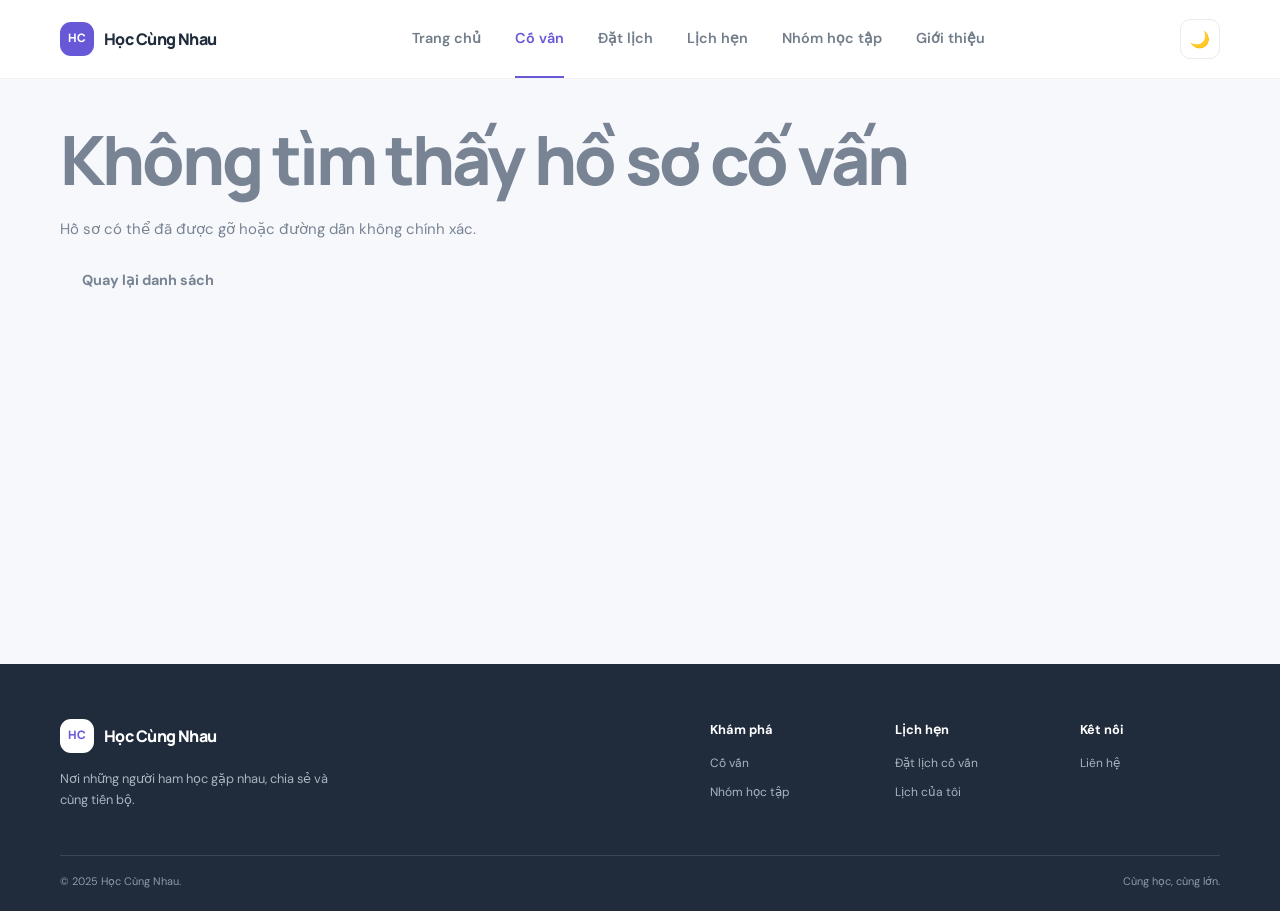
<file: mentor-detail.html>
<!doctype html>
<html lang="vi">
<head>
  <meta charset="utf-8">
  <meta name="viewport" content="width=device-width, initial-scale=1">
  <meta name="description" content="Thông tin hồ sơ, kỹ năng và khung giờ rảnh của cố vấn.">
  <title>Hồ sơ cố vấn | Học Cùng Nhau</title>
  <link rel="stylesheet" href="css/style.css">
  <script src="js/data.js" defer></script>
  <script src="js/render.js" defer></script>
  <script src="js/site.js" defer></script>
</head>
<body>
  <header class="site-header">
    <div class="container header-inner">
      <a class="brand" href="index.html"><span class="brand-mark" aria-hidden="true">HC</span><span>Học Cùng Nhau</span></a>
      <button class="menu-toggle" type="button" data-menu-toggle aria-controls="main-navigation" aria-expanded="false" aria-label="Mở menu">☰</button>
      <nav class="main-nav" id="main-navigation" aria-label="Điều hướng chính">
        <a class="nav-link" href="index.html">Trang chủ</a>
        <a class="nav-link is-active" href="mentors.html" aria-current="page">Cố vấn</a>
        <a class="nav-link" href="booking.html">Đặt lịch</a>
        <a class="nav-link" href="appointments.html">Lịch hẹn</a>
        <a class="nav-link" href="study-groups.html">Nhóm học tập</a>
        <a class="nav-link" href="about.html">Giới thiệu</a>
      </nav>
      <button class="theme-toggle" type="button" data-theme-toggle aria-label="Chuyển sang giao diện tối" aria-pressed="false">🌙</button>
    </div>
  </header>

  <main class="content-width detail-main">
    <div id="mentor-detail" aria-live="polite">
      <p class="loading-state">Đang tải hồ sơ cố vấn...</p>
    </div>
  </main>

  <footer class="site-footer"><div class="container footer-main"><div class="footer-brand"><a class="brand brand-light" href="index.html"><span class="brand-mark" aria-hidden="true">HC</span><span>Học Cùng Nhau</span></a><p>Nơi những người ham học gặp nhau, chia sẻ và cùng tiến bộ.</p></div><div class="footer-links"><div><strong>Khám phá</strong><a href="mentors.html">Cố vấn</a><a href="study-groups.html">Nhóm học tập</a></div><div><strong>Lịch hẹn</strong><a href="booking.html">Đặt lịch cố vấn</a><a href="appointments.html">Lịch của tôi</a></div><div><strong>Kết nối</strong><a href="about.html#contact">Liên hệ</a></div></div></div><div class="container footer-bottom"><span>© 2025 Học Cùng Nhau.</span><span>Cùng học, cùng lớn.</span></div></footer>
</body>
</html>
</file>
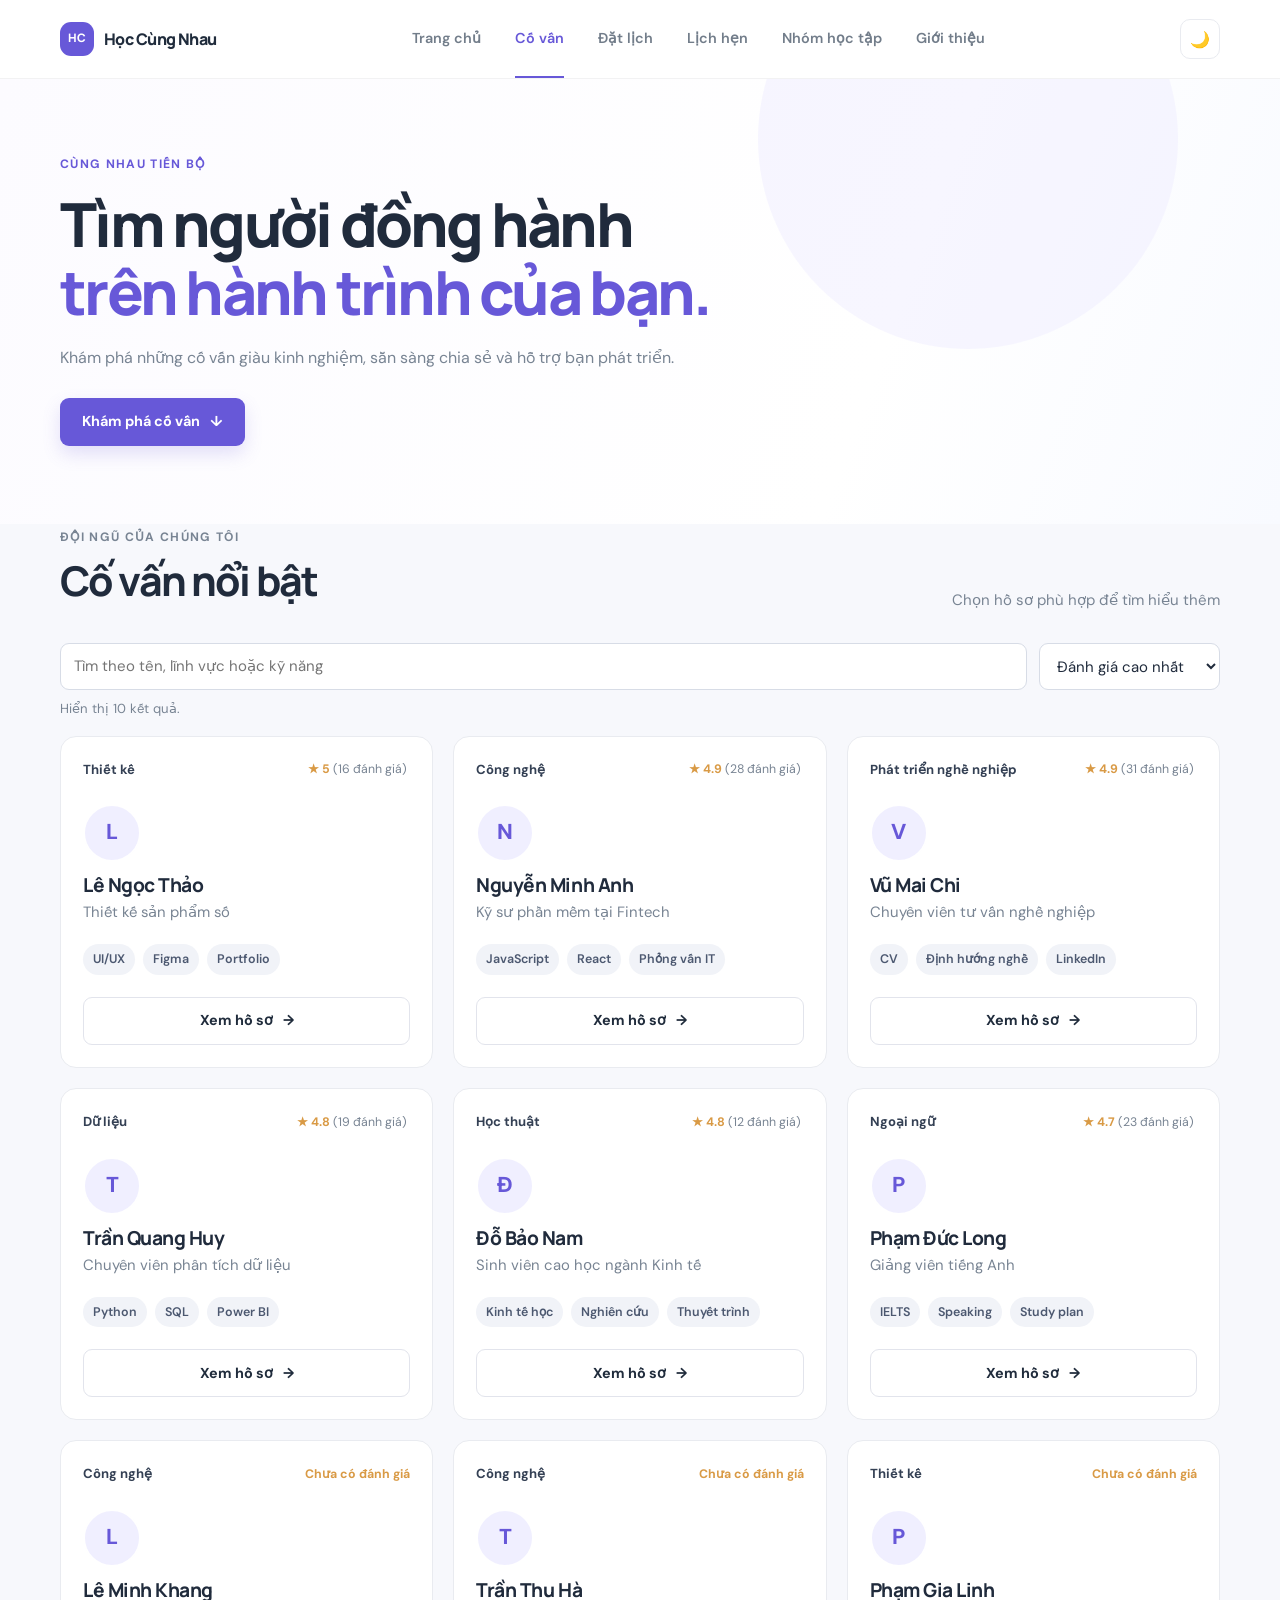
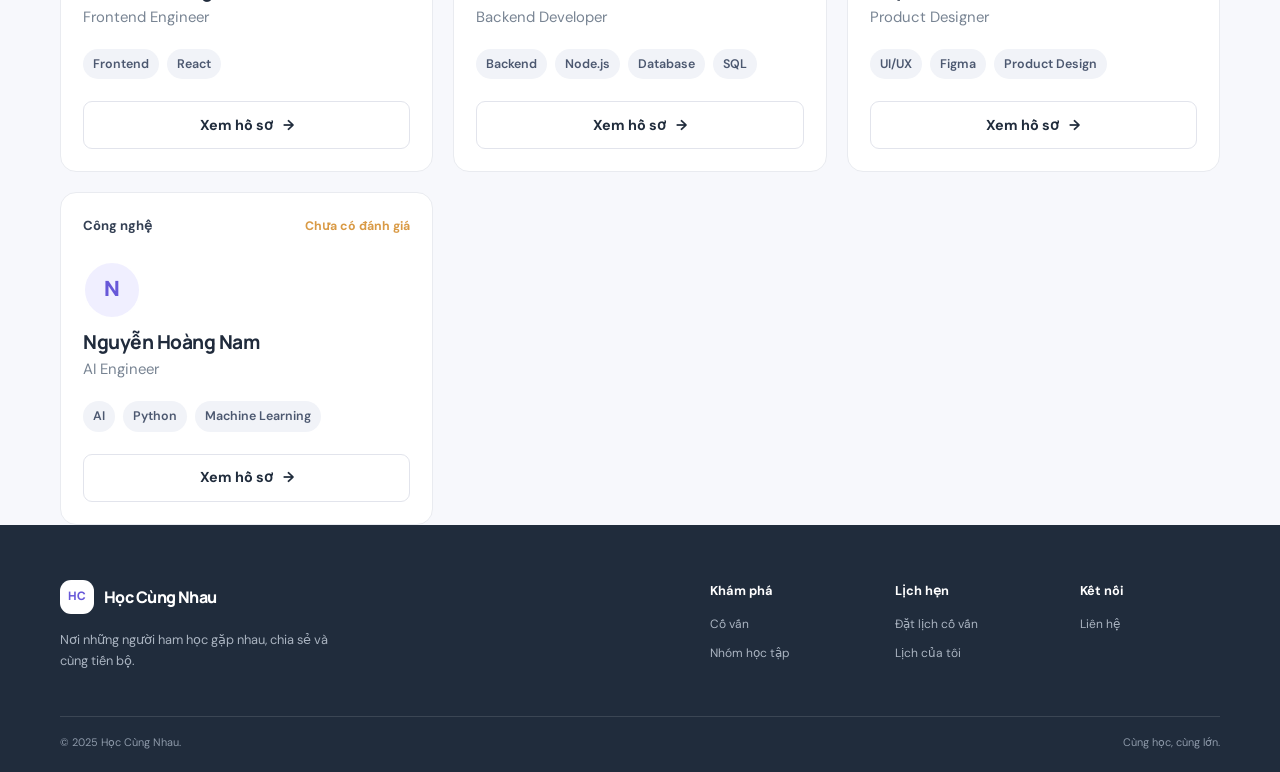
<file: mentors.html>
<!doctype html>
<html lang="vi">
<head>
  <meta charset="utf-8">
  <meta name="viewport" content="width=device-width, initial-scale=1">
  <meta name="description" content="Tìm cố vấn phù hợp với kỹ năng và mục tiêu học tập của bạn.">
  <title>Danh sách cố vấn | Học Cùng Nhau</title>
  <link rel="stylesheet" href="css/style.css">
  <script src="js/data.js" defer></script>
  <script src="js/features.js" defer></script>
  <script src="js/render.js" defer></script>
  <script src="js/site.js" defer></script>
</head>
<body>
  <header class="site-header">
    <div class="container header-inner">
      <a class="brand" href="index.html"><span class="brand-mark" aria-hidden="true">HC</span><span>Học Cùng Nhau</span></a>
      <button class="menu-toggle" type="button" data-menu-toggle aria-controls="main-navigation" aria-expanded="false" aria-label="Mở menu">☰</button>
      <nav class="main-nav" id="main-navigation" aria-label="Điều hướng chính">
        <a class="nav-link" href="index.html">Trang chủ</a>
        <a class="nav-link is-active" href="mentors.html" aria-current="page">Cố vấn</a>
        <a class="nav-link" href="booking.html">Đặt lịch</a>
        <a class="nav-link" href="appointments.html">Lịch hẹn</a>
        <a class="nav-link" href="study-groups.html">Nhóm học tập</a>
        <a class="nav-link" href="about.html">Giới thiệu</a>
      </nav>
      <button class="theme-toggle" type="button" data-theme-toggle aria-label="Chuyển sang giao diện tối" aria-pressed="false">🌙</button>
    </div>
  </header>

  <main>
    <section class="page-hero mentor-directory-hero" aria-labelledby="mentor-page-title">
      <div class="container mentor-directory-hero-inner">
        <span class="eyebrow">Cùng nhau tiến bộ</span>
        <h1 id="mentor-page-title">Tìm người đồng hành<br><span class="text-gradient">trên hành trình của bạn.</span></h1>
        <p>Khám phá những cố vấn giàu kinh nghiệm, sẵn sàng chia sẻ và hỗ trợ bạn phát triển.</p>
        <a class="button button-primary" href="#mentor-list">Khám phá cố vấn <span aria-hidden="true">↓</span></a>
      </div>
    </section>

    <section class="directory content-width" aria-labelledby="directory-title">
      <div class="section-heading">
        <div>
          <p class="eyebrow">ĐỘI NGŨ CỦA CHÚNG TÔI</p>
          <h2 id="directory-title">Cố vấn nổi bật</h2>
        </div>
        <p>Chọn hồ sơ phù hợp để tìm hiểu thêm</p>
      </div>
      <div class="directory-controls">
        <label class="visually-hidden" for="mentor-search">Tìm kiếm cố vấn</label>
        <input id="mentor-search" type="search" data-feature-search placeholder="Tìm theo tên, lĩnh vực hoặc kỹ năng">
        <label class="visually-hidden" for="mentor-sort">Sắp xếp cố vấn</label>
        <select id="mentor-sort" data-feature-sort>
          <option value="rating-desc">Đánh giá cao nhất</option>
          <option value="rating-asc">Đánh giá thấp nhất</option>
          <option value="name-asc">Tên A–Z</option>
        </select>
      </div>
      <p class="feature-status" data-feature-status role="status" aria-live="polite"></p>
      <div id="mentor-list" class="mentor-grid" aria-live="polite">
        <p class="loading-state">Đang tải danh sách cố vấn...</p>
      </div>
    </section>
  </main>

  <footer class="site-footer">
    <div class="container footer-main"><div class="footer-brand"><a class="brand brand-light" href="index.html"><span class="brand-mark" aria-hidden="true">HC</span><span>Học Cùng Nhau</span></a><p>Nơi những người ham học gặp nhau, chia sẻ và cùng tiến bộ.</p></div><div class="footer-links"><div><strong>Khám phá</strong><a href="mentors.html">Cố vấn</a><a href="study-groups.html">Nhóm học tập</a></div><div><strong>Lịch hẹn</strong><a href="booking.html">Đặt lịch cố vấn</a><a href="appointments.html">Lịch của tôi</a></div><div><strong>Kết nối</strong><a href="about.html#contact">Liên hệ</a></div></div></div>
    <div class="container footer-bottom"><span>© 2025 Học Cùng Nhau.</span><span>Cùng học, cùng lớn.</span></div>
  </footer>
</body>
</html>
</file>
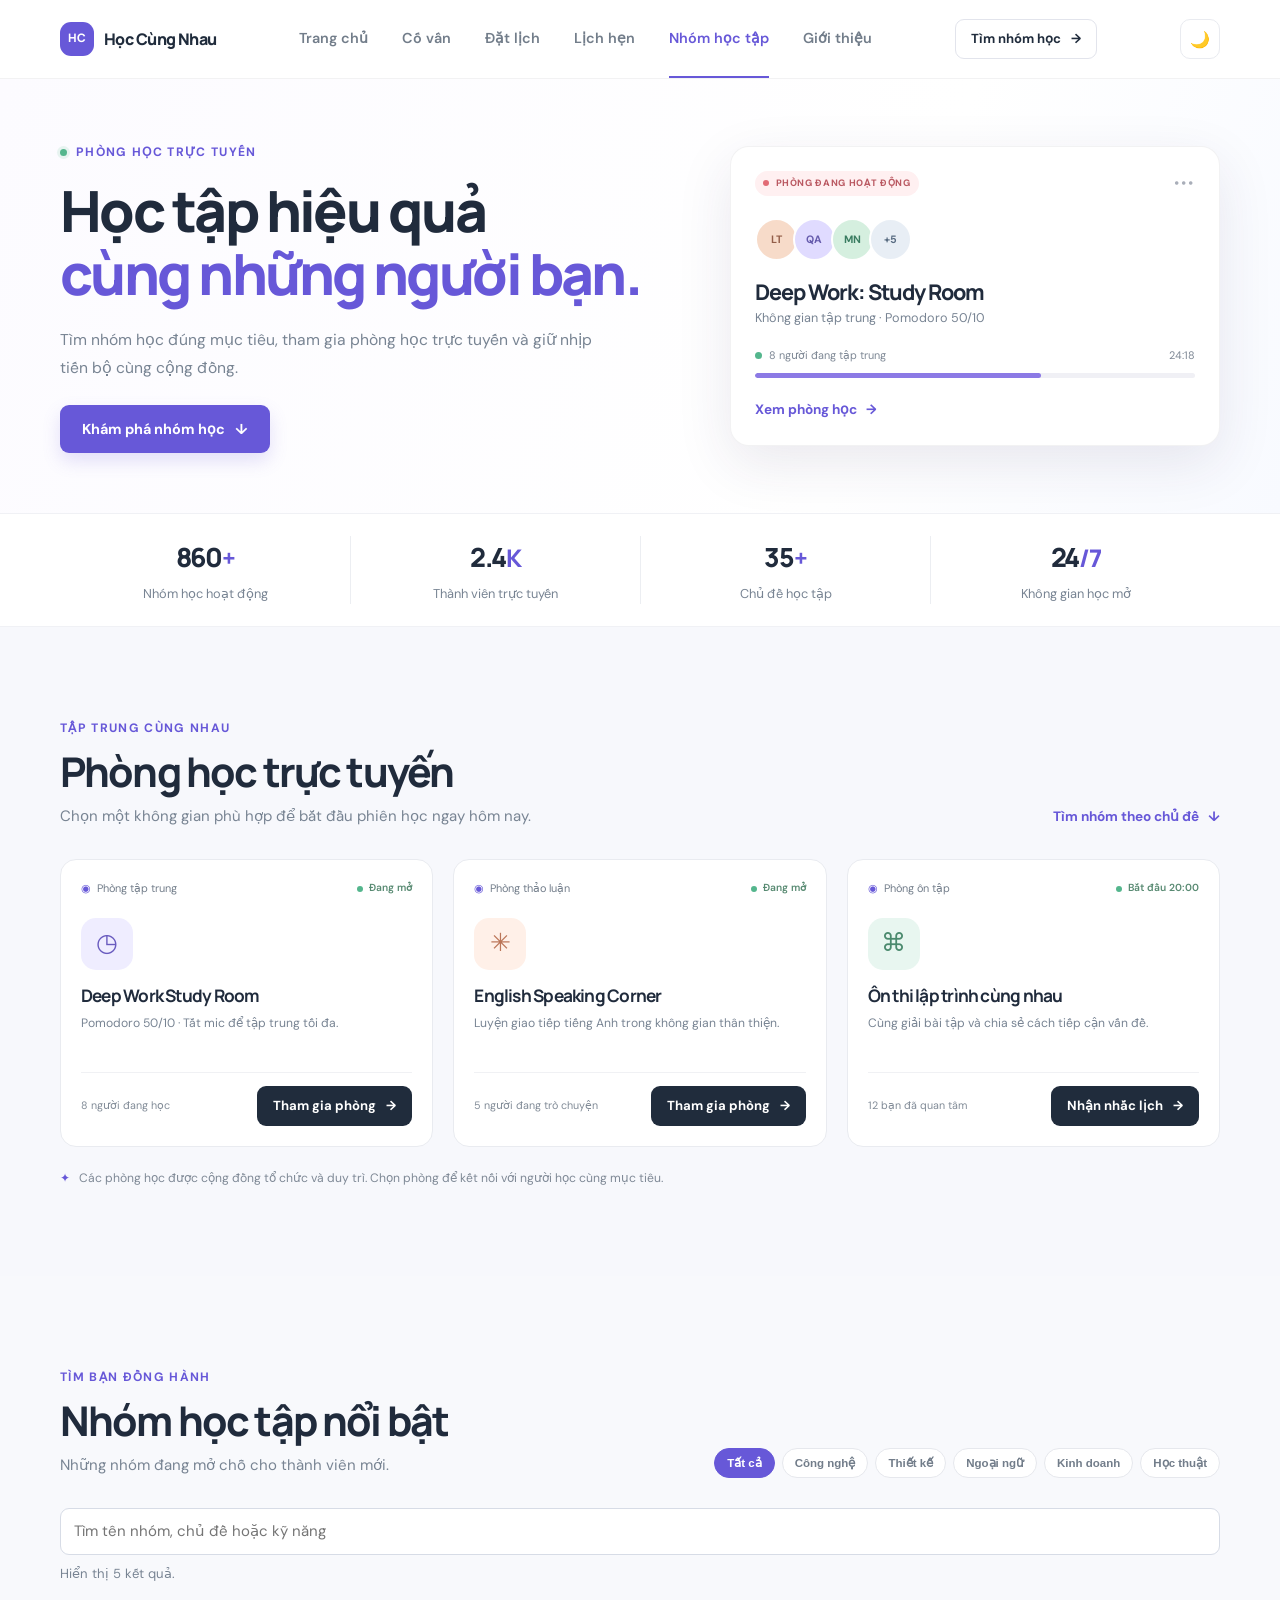
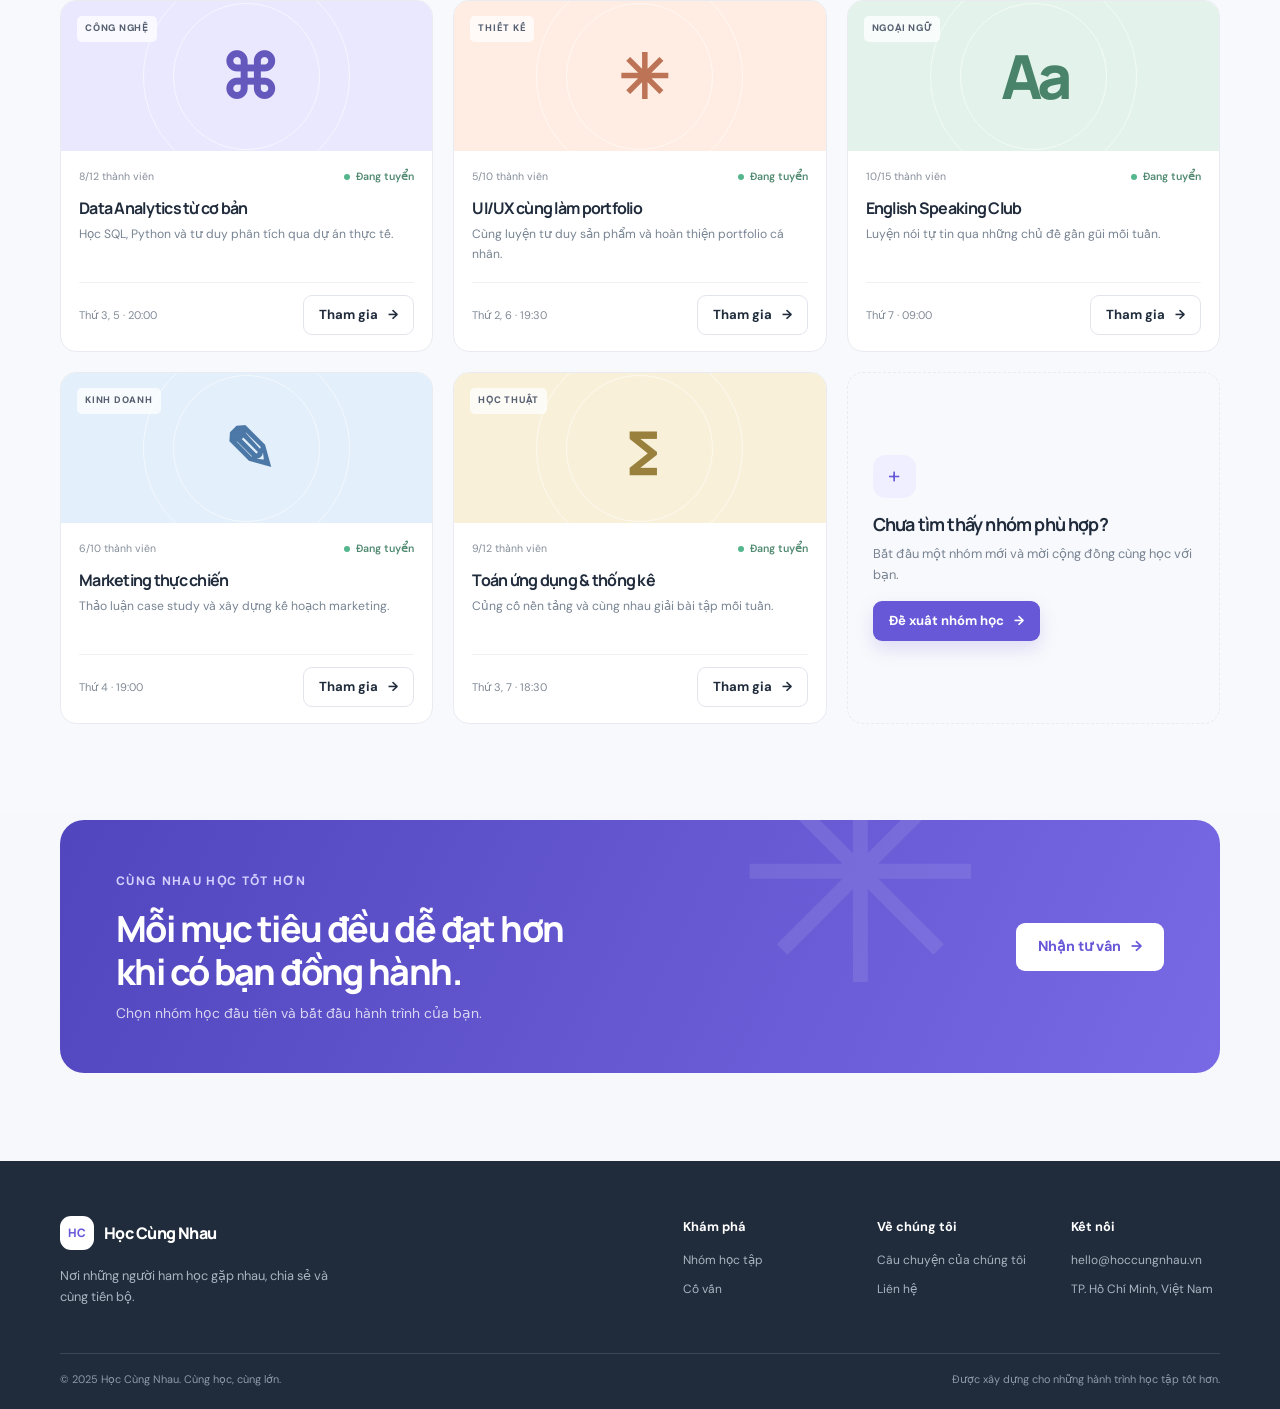
<file: study-groups.html>
<!doctype html>
<html lang="vi">
<head>
  <meta charset="utf-8">
  <meta name="viewport" content="width=device-width, initial-scale=1">
  <meta name="description" content="Khám phá phòng học trực tuyến và nhóm học tập cùng những người chung mục tiêu.">
  <title>Nhóm học tập — Học Cùng Nhau</title>
  <link rel="stylesheet" href="css/style.css">
  <script src="js/data.js" defer></script>
  <script src="js/features.js" defer></script>
  <script src="js/render.js" defer></script>
  <script src="js/site.js" defer></script>
</head>
<body>
  <header class="site-header">
    <div class="container header-inner">
      <a class="brand" href="index.html" aria-label="Học Cùng Nhau - Trang chủ"><span class="brand-mark" aria-hidden="true">HC</span><span>Học Cùng Nhau</span></a>
      <button class="menu-toggle" type="button" data-menu-toggle aria-controls="main-navigation" aria-expanded="false" aria-label="Mở menu">☰</button>
      <nav class="main-nav" id="main-navigation" aria-label="Điều hướng chính"><a class="nav-link" href="index.html">Trang chủ</a><a class="nav-link" href="mentors.html">Cố vấn</a><a class="nav-link" href="booking.html">Đặt lịch</a><a class="nav-link" href="appointments.html">Lịch hẹn</a><a class="nav-link is-active" href="study-groups.html" aria-current="page">Nhóm học tập</a><a class="nav-link" href="about.html">Giới thiệu</a></nav>
      <a class="button button-small button-outline header-cta" href="#groups">Tìm nhóm học <span aria-hidden="true">→</span></a>
      <button class="theme-toggle" type="button" data-theme-toggle aria-label="Chuyển sang giao diện tối" aria-pressed="false">🌙</button>
    </div>
  </header>

  <main>
    <section class="page-hero">
      <div class="container page-hero-grid">
        <div><span class="eyebrow"><span class="status-dot" aria-hidden="true"></span> Phòng học trực tuyến</span><h1>Học tập hiệu quả<br><span class="text-gradient">cùng những người bạn.</span></h1><p>Tìm nhóm học đúng mục tiêu, tham gia phòng học trực tuyến và giữ nhịp tiến bộ cùng cộng đồng.</p><a class="button button-primary" href="#groups">Khám phá nhóm học <span aria-hidden="true">↓</span></a></div>
        <div class="page-hero-card"><div class="hero-card-heading"><span class="live-pill"><span aria-hidden="true"></span> PHÒNG ĐANG HOẠT ĐỘNG</span><span class="card-menu" aria-hidden="true">•••</span></div><div class="room-people"><span class="room-avatar room-avatar-one">LT</span><span class="room-avatar room-avatar-two">QA</span><span class="room-avatar room-avatar-three">MN</span><span class="room-avatar room-avatar-four">+5</span></div><h2>Deep Work: Study Room</h2><p>Không gian tập trung · Pomodoro 50/10</p><div class="room-progress"><span><span aria-hidden="true"></span> 8 người đang tập trung</span><span>24:18</span></div><div class="progress-track"><span></span></div><a class="text-link" href="#rooms">Xem phòng học <span aria-hidden="true">→</span></a></div>
      </div>
    </section>

    <section class="stats-section compact-stats" aria-label="Thống kê nhóm học">
      <div class="container stats-grid"><div class="stat-item"><strong>860<span>+</span></strong><span>Nhóm học hoạt động</span></div><div class="stat-item"><strong>2.4<span>K</span></strong><span>Thành viên trực tuyến</span></div><div class="stat-item"><strong>35<span>+</span></strong><span>Chủ đề học tập</span></div><div class="stat-item"><strong>24<span>/7</span></strong><span>Không gian học mở</span></div></div>
    </section>

    <section class="section" id="rooms">
      <div class="container">
        <div class="section-heading"><div><span class="eyebrow">Tập trung cùng nhau</span><h2>Phòng học trực tuyến</h2><p>Chọn một không gian phù hợp để bắt đầu phiên học ngay hôm nay.</p></div><a class="text-link" href="#groups">Tìm nhóm theo chủ đề <span aria-hidden="true">↓</span></a></div>
        <div class="room-grid">
          <article class="room-card"><div class="room-card-top"><span class="room-type"><span aria-hidden="true">◉</span> Phòng tập trung</span><span class="room-open"><span aria-hidden="true"></span> Đang mở</span></div><div class="room-card-icon room-icon-lilac" aria-hidden="true">◷</div><h3>Deep Work Study Room</h3><p>Pomodoro 50/10 · Tắt mic để tập trung tối đa.</p><div class="room-card-bottom"><span>8 người đang học</span><a class="button button-small button-dark" href="mailto:hello@hoccungnhau.vn?subject=Tham%20gia%20phong%20Deep%20Work">Tham gia phòng <span aria-hidden="true">→</span></a></div></article>
          <article class="room-card"><div class="room-card-top"><span class="room-type"><span aria-hidden="true">◉</span> Phòng thảo luận</span><span class="room-open"><span aria-hidden="true"></span> Đang mở</span></div><div class="room-card-icon room-icon-peach" aria-hidden="true">✳</div><h3>English Speaking Corner</h3><p>Luyện giao tiếp tiếng Anh trong không gian thân thiện.</p><div class="room-card-bottom"><span>5 người đang trò chuyện</span><a class="button button-small button-dark" href="mailto:hello@hoccungnhau.vn?subject=Tham%20gia%20phong%20English">Tham gia phòng <span aria-hidden="true">→</span></a></div></article>
          <article class="room-card"><div class="room-card-top"><span class="room-type"><span aria-hidden="true">◉</span> Phòng ôn tập</span><span class="room-open"><span aria-hidden="true"></span> Bắt đầu 20:00</span></div><div class="room-card-icon room-icon-mint" aria-hidden="true">⌘</div><h3>Ôn thi lập trình cùng nhau</h3><p>Cùng giải bài tập và chia sẻ cách tiếp cận vấn đề.</p><div class="room-card-bottom"><span>12 bạn đã quan tâm</span><a class="button button-small button-dark" href="mailto:hello@hoccungnhau.vn?subject=Quan%20tam%20phong%20lap%20trinh">Nhận nhắc lịch <span aria-hidden="true">→</span></a></div></article>
        </div>
        <p class="notice-line"><span aria-hidden="true">✦</span> Các phòng học được cộng đồng tổ chức và duy trì. Chọn phòng để kết nối với người học cùng mục tiêu.</p>
      </div>
    </section>

    <section class="section section-tinted" id="groups">
      <div class="container">
        <div class="section-heading">
          <div><span class="eyebrow">Tìm bạn đồng hành</span><h2>Nhóm học tập nổi bật</h2><p>Những nhóm đang mở chỗ cho thành viên mới.</p></div>
          <div class="filter-pills" aria-label="Chủ đề nhóm học">
            <button class="filter-pill is-selected" type="button" data-category-filter="all">Tất cả</button>
            <button class="filter-pill" type="button" data-category-filter="Công nghệ">Công nghệ</button>
            <button class="filter-pill" type="button" data-category-filter="Thiết kế">Thiết kế</button>
            <button class="filter-pill" type="button" data-category-filter="Ngoại ngữ">Ngoại ngữ</button>
            <button class="filter-pill" type="button" data-category-filter="Kinh doanh">Kinh doanh</button>
            <button class="filter-pill" type="button" data-category-filter="Học thuật">Học thuật</button>
          </div>
        </div>
        <div class="directory-controls">
          <label class="visually-hidden" for="group-search">Tìm kiếm nhóm học</label>
          <input id="group-search" type="search" data-feature-search placeholder="Tìm tên nhóm, chủ đề hoặc kỹ năng">
        </div>
        <p class="feature-status" data-feature-status role="status" aria-live="polite"></p>
        <div class="group-grid" id="group-list" aria-live="polite">
          <p class="loading-state">Đang tải danh sách nhóm học...</p>
        </div>
      </div>
    </section>

    <section class="cta-section"><div class="container cta-panel"><div><span class="eyebrow eyebrow-light">Cùng nhau học tốt hơn</span><h2>Mỗi mục tiêu đều dễ đạt hơn<br>khi có bạn đồng hành.</h2><p>Chọn nhóm học đầu tiên và bắt đầu hành trình của bạn.</p></div><a class="button button-light" href="mailto:hello@hoccungnhau.vn?subject=Tu%20van%20nhom%20hoc">Nhận tư vấn <span aria-hidden="true">→</span></a><span class="cta-decoration" aria-hidden="true">✳</span></div></section>
  </main>

  <footer class="site-footer"><div class="container footer-main"><div class="footer-brand"><a class="brand brand-light" href="index.html"><span class="brand-mark" aria-hidden="true">HC</span><span>Học Cùng Nhau</span></a><p>Nơi những người ham học gặp nhau, chia sẻ và cùng tiến bộ.</p></div><div class="footer-links"><div><strong>Khám phá</strong><a href="study-groups.html">Nhóm học tập</a><a href="index.html#mentors">Cố vấn</a></div><div><strong>Về chúng tôi</strong><a href="about.html">Câu chuyện của chúng tôi</a><a href="about.html#contact">Liên hệ</a></div><div><strong>Kết nối</strong><a href="mailto:hello@hoccungnhau.vn">hello@hoccungnhau.vn</a><span>TP. Hồ Chí Minh, Việt Nam</span></div></div></div><div class="container footer-bottom"><span>© 2025 Học Cùng Nhau. Cùng học, cùng lớn.</span><span>Được xây dựng cho những hành trình học tập tốt hơn.</span></div></footer>
</body>
</html>
</file>
<file: css/style.css>
@import url('https://fonts.googleapis.com/css2?family=DM+Sans:wght@400;500;600;700&family=Manrope:wght@400;500;600;700;800&display=swap');

:root {
  color-scheme: light;
  --color-ink: #202c3c;
  --color-muted: #788493;
  --color-primary: #6758d8;
  --color-primary-dark: #5143bd;
  --color-primary-soft: #f0efff;
  --color-green: #4ea988;
  --color-line: #e9ebf0;
  --color-surface: #ffffff;
  --color-surface-soft: #f8f9fc;
  --color-navy: #202c3c;
  --color-peach: #fff0e8;
  --color-lilac: #efedff;
  --color-mint: #e8f6f0;
  --primary-color: var(--color-primary);
  --bg-color: var(--color-surface);
  --text-color: var(--color-ink);
  --card-bg: var(--color-surface);
  --font-body: "DM Sans", "Segoe UI", sans-serif;
  --font-heading: "Manrope", "Segoe UI", sans-serif;
  --font-size-xs: .68rem;
  --font-size-sm: .8rem;
  --font-size-md: .94rem;
  --font-size-lg: 1.15rem;
  --font-size-xl: 1.5rem;
  --space-1: .25rem;
  --space-2: .5rem;
  --space-3: .75rem;
  --space-4: 1rem;
  --space-5: 1.5rem;
  --space-6: 2rem;
  --space-7: 3rem;
  --space-8: 4rem;
  --container-width: 1160px;
  --radius-card: 16px;
  --radius-large: 24px;
  --shadow-card: 0 12px 36px rgba(32, 44, 60, 0.06);
}

* { box-sizing: border-box; }
html { scroll-behavior: smooth; }
body { margin: 0; color: var(--color-ink); background: var(--color-surface); font-family: var(--font-body); font-size: 15px; line-height: 1.65; -webkit-font-smoothing: antialiased; }
a { color: inherit; text-decoration: none; }
button, a { -webkit-tap-highlight-color: transparent; }
img { display: block; max-width: 100%; }
.container { width: min(var(--container-width), calc(100% - 48px)); margin-inline: auto; }
h1, h2, h3, p { margin-top: 0; }
h1, h2, h3 { font-family: var(--font-heading); letter-spacing: -0.045em; }
h1 { margin-bottom: 20px; font-size: clamp(2.7rem, 5.5vw, 4.25rem); line-height: 1.12; font-weight: 800; }
h2 { margin-bottom: 12px; font-size: clamp(1.9rem, 3.2vw, 2.6rem); line-height: 1.2; font-weight: 750; }
h3 { margin-bottom: 6px; font-size: 1.08rem; line-height: 1.4; font-weight: 700; }

.site-header { position: relative; z-index: 5; border-bottom: 1px solid rgba(32, 44, 60, 0.06); background: rgba(255,255,255,.96); }
.header-inner { min-height: 78px; display: flex; align-items: center; justify-content: space-between; gap: 30px; }
.brand { display: inline-flex; align-items: center; gap: 10px; color: var(--color-ink); font-family: var(--font-heading); font-size: 1rem; font-weight: 800; letter-spacing: -.035em; white-space: nowrap; }
.brand-mark { width: 34px; height: 34px; display: grid; place-items: center; border-radius: 11px; color: #fff; background: var(--color-primary); font-size: .73rem; letter-spacing: -.03em; }
.main-nav { height: 78px; display: flex; align-items: stretch; gap: 34px; }
.nav-link { position: relative; display: inline-flex; align-items: center; color: #727d8a; font-size: .9rem; font-weight: 600; transition: color .2s ease; }
.nav-link:hover, .nav-link.is-active { color: var(--color-primary); }
.nav-link.is-active::after { position: absolute; right: 0; bottom: 0; left: 0; height: 2px; background: var(--color-primary); content: ""; }
.menu-toggle, .theme-toggle { min-width: 40px; min-height: 40px; display: inline-grid; place-items: center; border: 1px solid var(--color-line); border-radius: 10px; color: var(--color-ink); background: var(--color-surface); cursor: pointer; }
.menu-toggle { display: none; }
.theme-toggle { font-size: 1rem; }
.button { min-height: 48px; display: inline-flex; align-items: center; justify-content: center; gap: 10px; padding: 0 21px; border: 1px solid transparent; border-radius: 9px; font-family: var(--font-body); font-size: .9rem; font-weight: 700; line-height: 1.2; transition: transform .2s ease, background .2s ease, border-color .2s ease; }
.button:hover { transform: translateY(-2px); }
.button-small { min-height: 40px; padding-inline: 15px; font-size: .82rem; }
.button-primary { color: #fff; background: var(--color-primary); box-shadow: 0 8px 18px rgba(103,88,216,.18); }
.button-primary:hover { background: var(--color-primary-dark); }
.button-outline { border-color: #e2e4ec; color: var(--color-ink); background: #fff; }
.button-outline:hover { border-color: var(--color-primary); color: var(--color-primary); }
.button-quiet { color: var(--color-ink); background: transparent; }
.button-quiet:hover { color: var(--color-primary); }
.button-dark { color: #fff; background: var(--color-navy); }
.button-dark:hover { background: #35465e; }
.button-light { color: var(--color-primary); background: #fff; }
.button-light:hover { background: #f4f2ff; }

.hero { position: relative; overflow: hidden; background: linear-gradient(110deg, #fcfbff 0%, #fff 50%, #fafbff 100%); }
.hero::before { position: absolute; top: -180px; right: 18%; width: 440px; height: 440px; border-radius: 50%; background: rgba(239,237,255,.52); filter: blur(2px); content: ""; }
.hero-grid { position: relative; min-height: 580px; display: grid; grid-template-columns: 1.02fr .98fr; align-items: center; gap: 55px; padding-block: 70px 62px; }
.hero-copy { position: relative; z-index: 1; }
.eyebrow { display: inline-flex; align-items: center; gap: 9px; margin-bottom: 16px; color: var(--color-primary); font-size: .76rem; font-weight: 700; letter-spacing: .11em; text-transform: uppercase; }
.status-dot, .availability > span, .group-online > span, .room-open > span { width: 7px; height: 7px; display: inline-block; border-radius: 50%; background: #54b68d; box-shadow: 0 0 0 3px rgba(84,182,141,.13); }
.text-gradient { color: var(--color-primary); }
.hero-description { max-width: 500px; margin-bottom: 26px; color: var(--color-muted); font-size: 1.03rem; line-height: 1.8; }
.hero-actions { display: flex; flex-wrap: wrap; align-items: center; gap: 8px; }
.hero-note { display: flex; align-items: center; gap: 14px; margin-top: 34px; }
.hero-note p { margin: 0; color: var(--color-muted); font-size: .78rem; line-height: 1.55; }
.hero-note strong { color: var(--color-ink); font-size: .83rem; }
.avatar-stack { display: flex; padding-left: 4px; }
.avatar { width: 34px; height: 34px; display: grid; place-items: center; margin-left: -5px; border: 2px solid #fff; border-radius: 50%; font-size: .63rem; font-weight: 700; }
.avatar-peach { color: #925f46; background: #f8d9c9; }.avatar-lilac { color: #5e53a9; background: #dcd7ff; }.avatar-mint { color: #36795e; background: #d1eddf; }.avatar-blue { color: #fff; background: #6d8bc8; }
.hero-visual { position: relative; min-height: 430px; display: grid; place-items: center; }
.visual-orbit { position: absolute; border: 1px solid rgba(103,88,216,.13); border-radius: 50%; }
.orbit-one { width: 390px; height: 390px; }.orbit-two { width: 310px; height: 310px; border-style: dashed; }
.study-card { position: relative; z-index: 1; width: min(310px, 76%); padding: 19px 20px 15px; border: 1px solid rgba(37,44,58,.06); border-radius: 19px; background: #fff; box-shadow: 0 24px 70px rgba(49,44,93,.15); transform: rotate(-2deg); }
.study-card-top, .study-card-bottom, .hero-card-heading, .room-progress { display: flex; align-items: center; justify-content: space-between; }
.live-pill { display: inline-flex; align-items: center; gap: 7px; padding: 5px 8px; border-radius: 20px; color: #ba5962; background: #fff0f1; font-size: .58rem; font-weight: 800; letter-spacing: .07em; }
.live-pill > span { width: 6px; height: 6px; border-radius: 50%; background: #e26b75; }
.card-menu { color: #a9aeb9; letter-spacing: 2px; }
.study-illustration { position: relative; height: 145px; overflow: hidden; margin: 15px 0 17px; border-radius: 13px; background: linear-gradient(135deg,#f5f0ff,#eaf5f3); }
.book-shape { position: absolute; bottom: 24px; width: 120px; height: 25px; border-radius: 4px; box-shadow: 0 5px 8px rgba(56,59,96,.1); }
.book-one { left: 57px; background: #ffc98f; transform: rotate(-8deg); }.book-two { left: 68px; bottom: 47px; height: 29px; background: #8978df; transform: rotate(7deg); }
.plant-stem { position: absolute; right: 55px; bottom: 51px; width: 3px; height: 54px; background: #5f9a76; transform: rotate(8deg); }
.plant-leaf { position: absolute; right: 50px; bottom: 95px; width: 22px; height: 12px; border-radius: 100% 0 100% 0; background: #79b58e; }
.leaf-one { transform: rotate(-18deg); }.leaf-two { right: 39px; bottom: 78px; transform: rotate(70deg); }
.plant-pot { position: absolute; right: 42px; bottom: 27px; width: 29px; height: 25px; border-radius: 3px 3px 10px 10px; background: #e9a98e; }
.card-kicker { margin-bottom: 7px; color: #959daa; font-size: .57rem; font-weight: 700; letter-spacing: .1em; }
.study-card h2 { margin-bottom: 16px; font-size: 1.43rem; line-height: 1.25; }
.study-card-bottom { justify-content: flex-start; gap: 8px; padding-top: 12px; border-top: 1px solid #f0f0f4; color: var(--color-muted); font-size: .67rem; }
.mini-avatars { display: flex; padding-left: 3px; }.mini-avatar { width: 23px; height: 23px; display: grid; place-items: center; margin-left: -3px; border: 1px solid #fff; border-radius: 50%; color: #fff; font-size: .55rem; font-weight: 700; }.mini-coral { background: #e69b80; }.mini-violet { background: #8374ca; }.mini-green { background: #5b9f82; }
.arrow-circle { width: 25px; height: 25px; display: grid; place-items: center; margin-left: auto; border-radius: 50%; color: var(--color-primary); background: var(--color-primary-soft); font-size: .8rem; }
.visual-note { position: absolute; z-index: 2; display: flex; align-items: center; gap: 10px; padding: 12px 14px; border: 1px solid rgba(32,44,60,.05); border-radius: 12px; background: #fff; box-shadow: 0 10px 30px rgba(32,44,60,.1); }
.visual-note strong, .visual-note small { display: block; }.visual-note strong { font-size: .72rem; }.visual-note small { color: var(--color-muted); font-size: .64rem; }
.note-top { top: 62px; right: -5px; }.note-bottom { bottom: 42px; left: -20px; }
.note-icon { width: 31px; height: 31px; display: grid; place-items: center; border-radius: 9px; font-weight: 700; }.note-icon-green { color: #398766; background: #e7f6ef; }.note-icon-purple { color: var(--color-primary); background: #f0efff; }

.stats-section { position: relative; z-index: 2; border-block: 1px solid #f0f1f5; background: #fff; }
.stats-grid { display: grid; grid-template-columns: repeat(4,1fr); padding-block: 28px; }
.stat-item { display: flex; flex-direction: column; align-items: center; gap: 3px; text-align: center; }
.stat-item + .stat-item { border-left: 1px solid #eceef2; }
.stat-item strong { font-family: var(--font-heading); font-size: 1.65rem; font-weight: 800; letter-spacing: -.05em; }.stat-item strong span { color: var(--color-primary); font-size: .92em; }
.stat-item > span { color: var(--color-muted); font-size: .8rem; }
.section { padding-block: 88px; }.section-tinted { background: var(--color-surface-soft); }
.section-heading { display: flex; align-items: end; justify-content: space-between; gap: 25px; margin-bottom: 30px; }
.section-heading .eyebrow { margin-bottom: 9px; }.section-heading h2 { margin-bottom: 8px; }.section-heading p { max-width: 520px; margin-bottom: 0; color: var(--color-muted); }
.text-link { display: inline-flex; align-items: center; gap: 9px; color: var(--color-primary); font-size: .85rem; font-weight: 700; white-space: nowrap; }.text-link:hover { color: var(--color-primary-dark); }
.mentor-grid { display: grid; grid-template-columns: repeat(3,minmax(0,1fr)); gap: 20px; }
.mentor-card { padding: 22px; border: 1px solid var(--color-line); border-radius: var(--radius-card); background: #fff; transition: box-shadow .2s ease, transform .2s ease; }.mentor-card:hover,.group-card:hover,.room-card:hover { transform: translateY(-3px); box-shadow: var(--shadow-card); }
.mentor-top { display: flex; align-items: center; justify-content: space-between; margin-bottom: 17px; }.mentor-avatar { width: 54px; height: 54px; display: grid; place-items: center; border-radius: 17px; font-family: var(--font-heading); font-size: .9rem; font-weight: 800; }.mentor-avatar-one { color: #9c5e46; background: #ffe4d5; }.mentor-avatar-two { color: #5f53ad; background: #e9e5ff; }.mentor-avatar-three { color: #3e7e65; background: #dff3e8; }
.availability { display: inline-flex; align-items: center; gap: 7px; color: #6c837b; font-size: .68rem; }
.mentor-card h3 { margin-bottom: 3px; font-size: 1.08rem; }.mentor-role { min-height: 41px; margin-bottom: 15px; color: var(--color-muted); font-size: .79rem; }
.tag-list { display: flex; flex-wrap: wrap; gap: 7px; margin-bottom: 18px; }.tag-list span { padding: 5px 9px; border-radius: 6px; color: #666b86; background: #f4f4fa; font-size: .66rem; font-weight: 600; }
.mentor-footer { display: flex; align-items: center; justify-content: space-between; padding-top: 13px; border-top: 1px solid #f0f1f4; }.rating { color: #d99a45; font-size: .77rem; font-weight: 700; }.rating > span:first-child { margin-right: 3px; }.muted { color: #9aa2ad; font-weight: 400; }.icon-link { width: 32px; height: 32px; display: grid; place-items: center; border: 1px solid #e8e8f0; border-radius: 50%; color: var(--color-primary); font-size: .85rem; transition: background .2s ease; }.icon-link:hover { background: var(--color-primary-soft); }
.group-grid { display: grid; grid-template-columns: repeat(3,minmax(0,1fr)); gap: 20px; }
.group-card { overflow: hidden; border: 1px solid var(--color-line); border-radius: var(--radius-card); background: #fff; transition: box-shadow .2s ease, transform .2s ease; }
.group-card-art { position: relative; min-height: 150px; display: grid; place-items: center; overflow: hidden; }.group-card-art::before,.group-card-art::after { position: absolute; border: 1px solid rgba(255,255,255,.55); border-radius: 50%; content: ""; }.group-card-art::before { width: 145px; height: 145px; }.group-card-art::after { width: 205px; height: 205px; }
.art-lavender { background: #eae8ff; color: #6558bd; }.art-peach { background: #ffede3; color: #bd7456; }.art-mint { background: #e3f3eb; color: #48836a; }.art-blue { background: #e3effb; color: #4c78a7; }.art-yellow { background: #f8f0d9; color: #99803c; }
.art-symbol { position: relative; z-index: 1; font-family: var(--font-heading); font-size: 3.8rem; font-weight: 800; letter-spacing: -.1em; }.group-label { position: absolute; z-index: 1; top: 15px; left: 16px; padding: 5px 8px; border-radius: 5px; color: #566071; background: rgba(255,255,255,.76); font-size: .59rem; font-weight: 800; letter-spacing: .08em; }
.group-card-content { padding: 17px 18px 16px; }.group-meta { display: flex; align-items: center; justify-content: space-between; gap: 8px; margin-bottom: 11px; color: #858e9a; font-size: .66rem; }.group-online { display: inline-flex; align-items: center; gap: 6px; color: #528b72; font-weight: 600; }.group-online > span { width: 6px; height: 6px; box-shadow: none; }
.group-card-content h3 { margin-bottom: 6px; font-size: 1rem; }.group-card-content > p { min-height: 43px; margin-bottom: 14px; color: var(--color-muted); font-size: .76rem; line-height: 1.6; }
.group-card-footer { display: flex; align-items: center; justify-content: space-between; gap: 8px; padding-top: 12px; border-top: 1px solid #f0f1f4; color: #808a96; font-size: .69rem; }
.cta-section { padding-block: 8px 88px; }.cta-panel { position: relative; display: flex; align-items: center; justify-content: space-between; gap: 30px; overflow: hidden; padding: 48px 56px; border-radius: var(--radius-large); color: #fff; background: linear-gradient(115deg,#5146bd,#7869e4); }.cta-panel > div { position: relative; z-index: 1; }.cta-panel h2 { margin-bottom: 9px; font-size: clamp(1.65rem,3vw,2.25rem); }.cta-panel p { margin-bottom: 0; color: rgba(255,255,255,.76); font-size: .87rem; }.eyebrow-light { color: #d4d0ff; }.cta-decoration { position: absolute; top: -94px; right: 20%; color: rgba(255,255,255,.09); font-size: 19rem; line-height: 1; }
.site-footer { color: #fff; background: #202c3c; }.footer-main { display: flex; justify-content: space-between; gap: 70px; padding-block: 55px 45px; }.brand-light { color: #fff; }.brand-light .brand-mark { color: var(--color-primary); background: #fff; }.footer-brand { max-width: 270px; }.footer-brand p { margin: 15px 0 0; color: #aab4c1; font-size: .8rem; }.footer-links { display: grid; grid-template-columns: repeat(3,minmax(140px,1fr)); gap: 45px; }.footer-links > div { display: flex; flex-direction: column; align-items: flex-start; gap: 9px; color: #aab4c1; font-size: .75rem; }.footer-links strong { margin-bottom: 5px; color: #fff; font-size: .8rem; }.footer-links a:hover { color: #fff; }.footer-bottom { display: flex; justify-content: space-between; gap: 20px; padding-block: 17px 20px; border-top: 1px solid rgba(255,255,255,.12); color: #8e9aaa; font-size: .68rem; }

/* Study groups and about pages */
.page-hero { overflow: hidden; background: linear-gradient(110deg,#fcfbff,#fff 68%,#f8faff); }.page-hero-grid { min-height: 405px; display: grid; grid-template-columns: 1.1fr .9fr; align-items: center; gap: 70px; padding-block: 60px; }.page-hero-grid > div:first-child > p { max-width: 540px; margin-bottom: 23px; color: var(--color-muted); font-size: .98rem; line-height: 1.8; }.page-hero h1 { font-size: clamp(2.55rem,4.7vw,3.55rem); }
.page-hero-card { padding: 24px; border: 1px solid rgba(32,44,60,.06); border-radius: 19px; background: #fff; box-shadow: 0 18px 55px rgba(49,44,93,.1); }.hero-card-heading { margin-bottom: 22px; }.room-people { display: flex; padding-left: 5px; }.room-avatar { width: 43px; height: 43px; display: grid; place-items: center; margin-left: -5px; border: 2px solid #fff; border-radius: 50%; font-size: .67rem; font-weight: 700; }.room-avatar-one { color: #935e49; background: #f7dbc9; }.room-avatar-two { color: #665bad; background: #e0dbff; }.room-avatar-three { color: #397c60; background: #d5efdf; }.room-avatar-four { color: #596c82; background: #e8eef5; }.page-hero-card h2 { margin: 18px 0 3px; font-size: 1.35rem; }.page-hero-card > p { margin-bottom: 18px; color: var(--color-muted); font-size: .79rem; }.room-progress { margin-bottom: 8px; color: #7d8794; font-size: .68rem; }.room-progress > span:first-child { display: inline-flex; align-items: center; gap: 7px; }.room-progress > span:first-child > span { width: 7px; height: 7px; border-radius: 50%; background: #54b68d; }.progress-track { height: 5px; overflow: hidden; margin-bottom: 19px; border-radius: 9px; background: #f0f0f5; }.progress-track > span { width: 65%; height: 100%; display: block; border-radius: inherit; background: #8c7ae5; }.compact-stats .stats-grid { padding-block: 22px; }
.room-grid { display: grid; grid-template-columns: repeat(3,minmax(0,1fr)); gap: 20px; }.room-card { padding: 20px; border: 1px solid var(--color-line); border-radius: var(--radius-card); background: #fff; transition: box-shadow .2s ease, transform .2s ease; }.room-card-top { display: flex; align-items: center; justify-content: space-between; gap: 8px; color: #727d8a; font-size: .68rem; }.room-type { display: inline-flex; align-items: center; gap: 6px; }.room-type > span { color: var(--color-primary); }.room-open { display: inline-flex; align-items: center; gap: 6px; color: #588a72; font-size: .64rem; font-weight: 600; }.room-open > span { width: 6px; height: 6px; box-shadow: none; }.room-card-icon { width: 52px; height: 52px; display: grid; place-items: center; margin-block: 20px 14px; border-radius: 15px; font-size: 1.55rem; }.room-icon-lilac { color: #695bbf; background: var(--color-lilac); }.room-icon-peach { color: #bb7558; background: var(--color-peach); }.room-icon-mint { color: #4b8a6e; background: var(--color-mint); }.room-card h3 { margin-bottom: 5px; }.room-card > p { min-height: 42px; margin-bottom: 17px; color: var(--color-muted); font-size: .76rem; }.room-card-bottom { display: flex; align-items: center; justify-content: space-between; gap: 10px; padding-top: 13px; border-top: 1px solid #f0f1f4; color: #818b97; font-size: .67rem; }.notice-line { display: flex; align-items: center; gap: 9px; margin: 21px 0 0; color: #7f8996; font-size: .76rem; }.notice-line > span { color: var(--color-primary); }
.filter-pills { display: flex; flex-wrap: wrap; gap: 7px; }.filter-pill { padding: 7px 12px; border: 1px solid #e6e8ed; border-radius: 20px; color: #727d8a; background: #fff; font-size: .72rem; font-weight: 600; }.filter-pill.is-selected { border-color: var(--color-primary); color: #fff; background: var(--color-primary); }.group-create-card { min-height: 320px; display: flex; flex-direction: column; align-items: flex-start; justify-content: center; padding: 25px; border-style: dashed; background: transparent; }.create-plus { width: 43px; height: 43px; display: grid; place-items: center; margin-bottom: 14px; border-radius: 13px; color: var(--color-primary); background: var(--color-primary-soft); font-size: 1.4rem; }.group-create-card h3 { max-width: 250px; font-size: 1.12rem; }.group-create-card p { margin-bottom: 16px; color: var(--color-muted); font-size: .8rem; }
.about-hero { background: linear-gradient(110deg,#fcfbff,#fff 60%,#fcfaf8); }.about-art { position: relative; min-height: 330px; display: grid; place-items: center; }.about-art-circle { position: absolute; border-radius: 50%; }.circle-back { width: 280px; height: 280px; background: #f0eeff; }.circle-front { width: 210px; height: 210px; border: 1px dashed rgba(103,88,216,.26); }.about-art-person { position: absolute; z-index: 1; display: grid; place-items: center; border: 5px solid #fff; border-radius: 23px; box-shadow: 0 12px 32px rgba(32,44,60,.12); font-family: var(--font-heading); font-weight: 800; }.about-art-person span { display: grid; width: 100%; height: 100%; place-items: center; }.person-a { top: 37px; left: 20%; width: 74px; height: 74px; color: #9b624c; background: #f7d8c6; transform: rotate(-9deg); }.person-b { top: 118px; right: 14%; width: 84px; height: 84px; color: #5c51a7; background: #dcd7ff; transform: rotate(8deg); }.person-c { bottom: 33px; left: 30%; width: 68px; height: 68px; color: #3c7c61; background: #d4eedf; transform: rotate(7deg); }.about-art-note { position: absolute; z-index: 2; display: flex; align-items: center; gap: 8px; padding: 10px 12px; border-radius: 11px; background: #fff; box-shadow: 0 9px 28px rgba(32,44,60,.11); }.about-art-note strong,.about-art-note small { display: block; }.about-art-note strong { font-size: .67rem; }.about-art-note small { color: var(--color-muted); font-size: .59rem; }.about-art-note .note-icon { width: 27px; height: 27px; font-size: .8rem; }.note-a { top: 43px; right: 0; }.note-b { bottom: 30px; left: 0; }.about-spark { position: absolute; color: #8f81df; }.spark-a { top: 32px; left: 43%; font-size: 1.4rem; }.spark-b { right: 15%; bottom: 81px; color: #e6a783; font-size: 1.2rem; }
.story-grid { display: grid; grid-template-columns: .85fr 1.15fr; gap: 100px; }.story-grid h2 { font-size: clamp(2rem,3.5vw,2.8rem); }.story-copy { max-width: 610px; color: var(--color-muted); font-size: .9rem; line-height: 1.85; }.story-copy p:last-child { margin-bottom: 0; }.story-lead { color: var(--color-ink); font-family: var(--font-heading); font-size: 1.16rem; font-weight: 600; line-height: 1.65; }
.centered-heading { justify-content: center; text-align: center; }.centered-heading p { margin-inline: auto; }.values-grid { display: grid; grid-template-columns: repeat(3,minmax(0,1fr)); gap: 20px; margin-top: 35px; }.value-card { padding: 25px; border: 1px solid var(--color-line); border-radius: var(--radius-card); background: #fff; }.value-icon { width: 45px; height: 45px; display: grid; place-items: center; margin-bottom: 18px; border-radius: 13px; font-size: 1.2rem; font-weight: 700; }.value-lilac { color: #695bbf; background: var(--color-lilac); }.value-peach { color: #bd7556; background: var(--color-peach); }.value-mint { color: #4b8a6e; background: var(--color-mint); }.value-card h3 { margin-bottom: 8px; }.value-card p { margin-bottom: 0; color: var(--color-muted); font-size: .8rem; line-height: 1.75; }
.impact-grid { display: grid; grid-template-columns: 1fr 1fr; align-items: center; gap: 80px; }.impact-grid > div:first-child > p { max-width: 440px; margin-bottom: 20px; color: var(--color-muted); }.impact-stats { display: grid; grid-template-columns: 1fr 1fr; gap: 0; border: 1px solid var(--color-line); border-radius: var(--radius-card); background: #fff; }.impact-stats > div { display: flex; flex-direction: column; gap: 3px; padding: 25px; }.impact-stats > div:nth-child(odd) { border-right: 1px solid var(--color-line); }.impact-stats > div:nth-child(-n+2) { border-bottom: 1px solid var(--color-line); }.impact-stats strong { color: var(--color-primary); font-family: var(--font-heading); font-size: 1.9rem; font-weight: 800; letter-spacing: -.05em; }.impact-stats span { color: var(--color-muted); font-size: .78rem; }
.contact-section { padding-block: 78px; color: #fff; background: linear-gradient(118deg,#283448,#202c3c 60%,#2d3452); }.contact-grid { display: grid; grid-template-columns: .85fr 1.15fr; align-items: center; gap: 85px; }.contact-copy h2 { margin-bottom: 14px; font-size: clamp(2.2rem,4vw,3.2rem); }.contact-copy > p { max-width: 390px; margin-bottom: 27px; color: #b6c0cd; font-size: .89rem; line-height: 1.8; }.contact-detail { display: flex; align-items: center; gap: 12px; margin-top: 18px; }.contact-detail-icon { width: 38px; height: 38px; display: grid; place-items: center; border-radius: 11px; color: #dbd7ff; background: rgba(255,255,255,.1); }.contact-detail small,.contact-detail span:last-child > span,.contact-detail a { display: block; }.contact-detail small { color: #aab5c3; font-size: .65rem; }.contact-detail a,.contact-detail span:last-child > span { color: #fff; font-size: .8rem; }
.contact-card { padding: 28px; border-radius: 18px; color: var(--color-ink); background: #fff; }.contact-card .eyebrow { margin-bottom: 8px; }.contact-card h3 { margin-bottom: 4px; font-size: 1.3rem; }.contact-card > p { margin-bottom: 18px; color: var(--color-muted); font-size: .78rem; }.contact-options { display: flex; flex-direction: column; gap: 8px; }.contact-options > a { display: flex; align-items: center; gap: 12px; padding: 12px; border: 1px solid #eceef2; border-radius: 11px; transition: border-color .2s ease, background .2s ease; }.contact-options > a:hover { border-color: #d8d3ff; background: #faf9ff; }.option-icon { width: 37px; height: 37px; display: grid; flex: 0 0 auto; place-items: center; border-radius: 10px; }.option-purple { color: #695bbf; background: var(--color-lilac); }.option-peach { color: #bd7556; background: var(--color-peach); }.option-green { color: #4b8a6e; background: var(--color-mint); }.contact-options strong,.contact-options small { display: block; }.contact-options strong { font-size: .77rem; }.contact-options small { color: var(--color-muted); font-size: .65rem; }.option-arrow { margin-left: auto; color: var(--color-primary); }.contact-response { margin: 14px 0 0; color: #929ba7; font-size: .67rem; }

@media (max-width: 900px) {
  .header-inner { position: relative; gap: 15px; }.main-nav { display: none; }.main-nav.is-open { position: absolute; top: calc(100% + 1px); right: 0; left: 0; z-index: 12; height: auto; display: grid; gap: 0; padding: 8px; border: 1px solid var(--color-line); border-radius: 12px; background: var(--color-surface); box-shadow: 0 16px 35px rgba(32,44,60,.14); }.main-nav.is-open .nav-link { min-height: 42px; padding: 8px 12px; }.main-nav.is-open .nav-link.is-active::after { display: none; }.menu-toggle { display: inline-grid; margin-left: auto; }.header-cta { display: none; }
  .hero-grid { gap: 20px; }.hero-visual { transform: scale(.9); }
  .page-hero-grid { gap: 35px; }.room-grid { grid-template-columns: repeat(2,minmax(0,1fr)); }.room-card:last-child { grid-column: span 2; }
  .story-grid { gap: 55px; }.contact-grid { gap: 45px; }.footer-main { gap: 35px; }.footer-links { gap: 22px; }
}
@media (max-width: 680px) {
  .container { width: min(100% - 36px, var(--container-width)); }
  .header-inner { min-height: 68px; flex-wrap: wrap; gap: 8px; }.brand { font-size: .9rem; }.brand-mark { width: 31px; height: 31px; }.main-nav.is-open { order: initial; width: 100%; }.nav-link { font-size: .76rem; }
  h1 { font-size: clamp(2.5rem,11vw,3.45rem); }.hero-grid { grid-template-columns: 1fr; gap: 4px; padding-block: 58px 25px; }.hero-description { font-size: .94rem; }.hero-visual { min-height: 390px; transform: none; }.orbit-one { width: 335px; height: 335px; }.orbit-two { width: 270px; height: 270px; }.study-card { width: min(300px,78%); }.note-top { top: 40px; right: 0; }.note-bottom { bottom: 25px; left: 0; }
  .stats-grid { grid-template-columns: repeat(2,1fr); row-gap: 22px; padding-block: 24px; }.stat-item:nth-child(3) { border-left: 0; }.stat-item strong { font-size: 1.45rem; }.stat-item > span { font-size: .72rem; }
  .section { padding-block: 62px; }.section-heading { align-items: flex-start; flex-direction: column; gap: 14px; margin-bottom: 24px; }.section-heading p { font-size: .85rem; }.mentor-grid,.group-grid,.values-grid { grid-template-columns: 1fr; }.mentor-card { padding: 19px; }.mentor-role { min-height: 0; }.group-card-art { min-height: 140px; }.group-card-content > p { min-height: 0; }
  .cta-section { padding-block: 0 62px; }.cta-panel { align-items: flex-start; flex-direction: column; padding: 34px 26px; }.cta-decoration { top: -20px; right: -25px; font-size: 12rem; }.cta-panel h2 { font-size: 1.75rem; }.footer-main { flex-direction: column; gap: 35px; padding-block: 42px 32px; }.footer-links { grid-template-columns: repeat(2,minmax(0,1fr)); gap: 24px 15px; }.footer-bottom { flex-direction: column; gap: 5px; font-size: .65rem; }
  .page-hero-grid { grid-template-columns: 1fr; gap: 31px; padding-block: 49px 40px; }.page-hero h1 { font-size: clamp(2.35rem,10vw,3.2rem); }.page-hero-grid > div:first-child > p { font-size: .9rem; }.page-hero-card { padding: 20px; }.compact-stats .stats-grid { row-gap: 20px; }.room-grid { grid-template-columns: 1fr; }.room-card:last-child { grid-column: auto; }.room-card > p { min-height: 0; }.notice-line { align-items: flex-start; font-size: .72rem; }.filter-pills { gap: 6px; }.filter-pill { padding: 6px 9px; font-size: .66rem; }.group-create-card { min-height: 260px; }
  .about-art { min-height: 300px; }.circle-back { width: 250px; height: 250px; }.circle-front { width: 185px; height: 185px; }.person-a { left: 13%; }.person-b { right: 10%; }.person-c { left: 26%; }.note-a { right: -2px; }.note-b { left: -3px; }
  .story-grid,.impact-grid,.contact-grid { grid-template-columns: 1fr; gap: 28px; }.story-copy { font-size: .85rem; }.story-lead { font-size: 1.04rem; }.values-grid { margin-top: 25px; }.value-card { padding: 21px; }.impact-stats > div { padding: 20px; }.impact-stats strong { font-size: 1.65rem; }.contact-section { padding-block: 60px; }.contact-card { padding: 21px; }
}
@media (prefers-reduced-motion: reduce) {
  html { scroll-behavior: auto; }
  *, *::before, *::after { transition-duration: .01ms !important; }
}

.directory-controls { display: flex; gap: 12px; margin: 0 0 8px; }
.mentor-directory-hero { position: relative; }
.mentor-directory-hero::after { position: absolute; top: -150px; right: max(8%, calc((100% - var(--container-width)) / 2)); width: 420px; height: 420px; border-radius: 50%; background: rgba(239,237,255,.52); content: ""; pointer-events: none; }
.mentor-directory-hero-inner { position: relative; z-index: 1; padding-block: 72px 78px; }
.mentor-directory-hero h1 { max-width: 820px; margin: 0 0 18px; font-size: clamp(2.5rem, 5vw, 3.8rem); }
.mentor-directory-hero p { max-width: 620px; margin: 0 0 25px; color: var(--color-muted); font-size: 1rem; line-height: 1.8; }
.directory-controls input, .directory-controls select { min-height: 44px; padding: 10px 13px; border: 1px solid var(--color-line); border-radius: 9px; color: var(--color-ink); background: var(--color-surface); font: inherit; }
.directory-controls input { flex: 1; min-width: 0; }
.feature-status { min-height: 1.4em; margin: 8px 0 16px; color: var(--color-muted); font-size: .82rem; }
.visually-hidden { position: absolute; width: 1px; height: 1px; overflow: hidden; clip: rect(0,0,0,0); white-space: nowrap; clip-path: inset(50%); }
.skill-tag { border: 0; cursor: pointer; font: inherit; }
.skill-tag.active, .skill-tag[aria-pressed="true"] { color: #fff; background: var(--color-primary); }
.mentor-grid[aria-live], .group-grid[aria-live] { min-height: 140px; }
.content-width { width: min(var(--container-width), calc(100% - 48px)); margin-inline: auto; }
.detail-main { min-height: 65vh; padding-block: 42px 72px; }
.profile-card { max-width: 800px; margin: 0 auto; padding: clamp(24px, 5vw, 52px); border: 1px solid var(--color-line); border-radius: var(--radius-card); background: var(--color-surface); box-shadow: var(--shadow-card); }
.profile-heading { display: flex; align-items: center; gap: 22px; padding-bottom: 26px; border-bottom: 1px solid var(--color-line); }
.card-topline { display: flex; align-items: center; justify-content: space-between; gap: 8px; }
.field-label { display: inline-block; color: var(--color-primary); font-size: .82rem; font-weight: 700; }
.review-count { color: var(--color-muted); font-weight: 400; }
.mentor-card > .avatar { width: 58px; height: 58px; margin: 24px 0 12px; border-radius: 50%; color: var(--color-primary); background: var(--color-primary-soft); font-size: 1.35rem; font-weight: 800; }
.mentor-card h2 { margin: 0; font-size: 1.2rem; letter-spacing: -.025em; }
.mentor-title { min-height: 28px; margin: 3px 0 16px; color: var(--color-muted); font-size: .93rem; }
.tags { display: flex; flex-wrap: wrap; gap: 8px; }
.tag { display: inline-block; padding: 5px 10px; border: 0; border-radius: 999px; color: #4c5870; background: #f1f3f8; font-size: .78rem; font-weight: 600; }
.mentor-card .button { width: 100%; margin-top: 22px; }
.avatar-large { flex: 0 0 82px; width: 82px; height: 82px; margin: 0; font-size: 1.8rem; }
.profile-heading h1 { margin: 4px 0 0; font-size: clamp(1.7rem, 4vw, 2.4rem); line-height: 1.2; }
.profile-section { padding: 23px 0; border-bottom: 1px solid var(--color-line); }
.profile-section h2 { margin: 0 0 10px; font-size: 1.08rem; }
.bio, .loading-state, .empty-state { color: var(--color-muted); }
.availability-list { display: flex; flex-wrap: wrap; gap: 10px; margin: 0; padding: 0; list-style: none; }
.availability-list li { padding: 9px 13px; border: 1px solid var(--color-line); border-radius: 8px; color: var(--color-muted); }
.appointments-main { min-height: 70vh; padding-block: 55px 80px; }
.appointments-main h1 { margin: 0; font-size: clamp(2rem, 4vw, 3rem); }
.appointment-list { display: grid; gap: 14px; margin: 22px 0 0; padding: 0; list-style: none; }
.appointment-list li { padding: 20px; border: 1px solid var(--color-line); border-radius: var(--radius-card); background: var(--color-surface); box-shadow: var(--shadow-card); }
.appointment-list h2 { margin: 0 0 10px; font-size: 1.15rem; }
.appointment-list p { margin: 6px 0; color: var(--color-muted); overflow-wrap: anywhere; }
.appointment-list button { margin-top: 12px; padding: 9px 13px; border: 1px solid var(--color-line); border-radius: 8px; color: var(--color-ink); background: var(--color-surface); cursor: pointer; }
[data-reveal] { opacity: 0; transform: translateY(14px); transition: opacity .45s ease, transform .45s ease; }
[data-reveal].is-visible { opacity: 1; transform: none; }

html[data-theme="dark"] {
  color-scheme: dark;
  --color-ink: #edf2fb;
  --color-muted: #a7b3c5;
  --color-primary: #a59aff;
  --color-primary-dark: #8d80ee;
  --color-primary-soft: #302d4c;
  --color-line: #343c4d;
  --color-surface: #171d29;
  --color-surface-soft: #111722;
  --color-navy: #101621;
  --primary-color: var(--color-primary);
  --bg-color: var(--color-surface-soft);
  --text-color: var(--color-ink);
  --card-bg: var(--color-surface);
}
html[data-theme="dark"] body { color: var(--color-ink); background: var(--color-surface-soft); }
html[data-theme="dark"] .site-header,
html[data-theme="dark"] .stats-section,
html[data-theme="dark"] .mentor-card,
html[data-theme="dark"] .group-card,
html[data-theme="dark"] .room-card,
html[data-theme="dark"] .page-hero-card,
html[data-theme="dark"] .value-card,
html[data-theme="dark"] .impact-stats,
html[data-theme="dark"] .contact-card,
html[data-theme="dark"] .visual-note,
html[data-theme="dark"] .study-card,
html[data-theme="dark"] .profile-card,
html[data-theme="dark"] .appointment-list li { border-color: var(--color-line); background: var(--color-surface); }
html[data-theme="dark"] .hero,
html[data-theme="dark"] .page-hero,
html[data-theme="dark"] .section-tinted { background: var(--color-surface-soft); }
html[data-theme="dark"] .button-outline,
html[data-theme="dark"] .directory-controls input,
html[data-theme="dark"] .directory-controls select,
html[data-theme="dark"] .filter-pill,
html[data-theme="dark"] .appointment-list button { border-color: var(--color-line); color: var(--color-ink); background: var(--color-surface); }
html[data-theme="dark"] .tag-list span,
html[data-theme="dark"] .tag,
html[data-theme="dark"] .icon-link { border-color: var(--color-line); color: var(--color-ink); background: #252d3b; }
html[data-theme="dark"] .nav-link,
html[data-theme="dark"] .mentor-role,
html[data-theme="dark"] .section-heading p,
html[data-theme="dark"] .group-card-content > p,
html[data-theme="dark"] .room-card > p,
html[data-theme="dark"] .appointment-list p { color: var(--color-muted); }
html[data-theme="dark"] .group-card-art { filter: brightness(.78); }
html[data-theme="dark"] .contact-card { color: var(--color-ink); }
html[data-theme="dark"] .contact-options > a { border-color: var(--color-line); }
html[data-theme="dark"] .profile-section,
html[data-theme="dark"] .profile-heading { border-color: var(--color-line); }
html[data-theme="light"] {
  color-scheme: light;
  --bg: #f7f8fc;
  --surface: #ffffff;
  --card: #ffffff;
  --card-raised: #ffffff;
  --line: #e8ebf2;
  --text: #202b3c;
  --muted: #68758a;
  --cyan: #4768e8;
  --cyan-deep: #eef0ff;
  --danger: #b42336;
  --success: #21835f;
}
html[data-theme="light"] body { color: #202b3c; background: #f7f8fc; }
html[data-theme="light"] .panel { border-color: #e8ebf2; background: #fff; }
html[data-theme="light"] input,
html[data-theme="light"] select,
html[data-theme="light"] textarea { border-color: #d7dce6; color: #202b3c; background: #fff; }
html[data-theme="light"] label,
html[data-theme="light"] .field-label,
html[data-theme="light"] .button-secondary,
html[data-theme="light"] .slot-button { color: #344054; }
html[data-theme="light"] .slot-button { border-color: #d7dce6; background: #fff; }
html[data-theme="light"] .slot-button.is-selected { color: #3452c5; background: #eef0ff; }
html[data-theme="light"] .nav-links { color: #68758a; }
html[data-theme="light"] .nav-links.is-open { background: #fff; }
html[data-theme="light"] .success-details dd { color: #202b3c; }

@media (max-width: 680px) {
  .directory-controls { flex-direction: column; }
  .mentor-directory-hero-inner { padding-block: 52px 58px; }
  .mentor-directory-hero h1 { font-size: clamp(2.25rem, 9vw, 3.1rem); }
  .mentor-directory-hero p { font-size: .9rem; }
  .profile-heading { align-items: flex-start; gap: 14px; }
  .avatar-large { flex-basis: 62px; width: 62px; height: 62px; }
  .profile-heading .rating { white-space: normal; }
}
@media (prefers-reduced-motion: reduce) {
  [data-reveal] { opacity: 1; transform: none; transition: none; }
}
</file>
